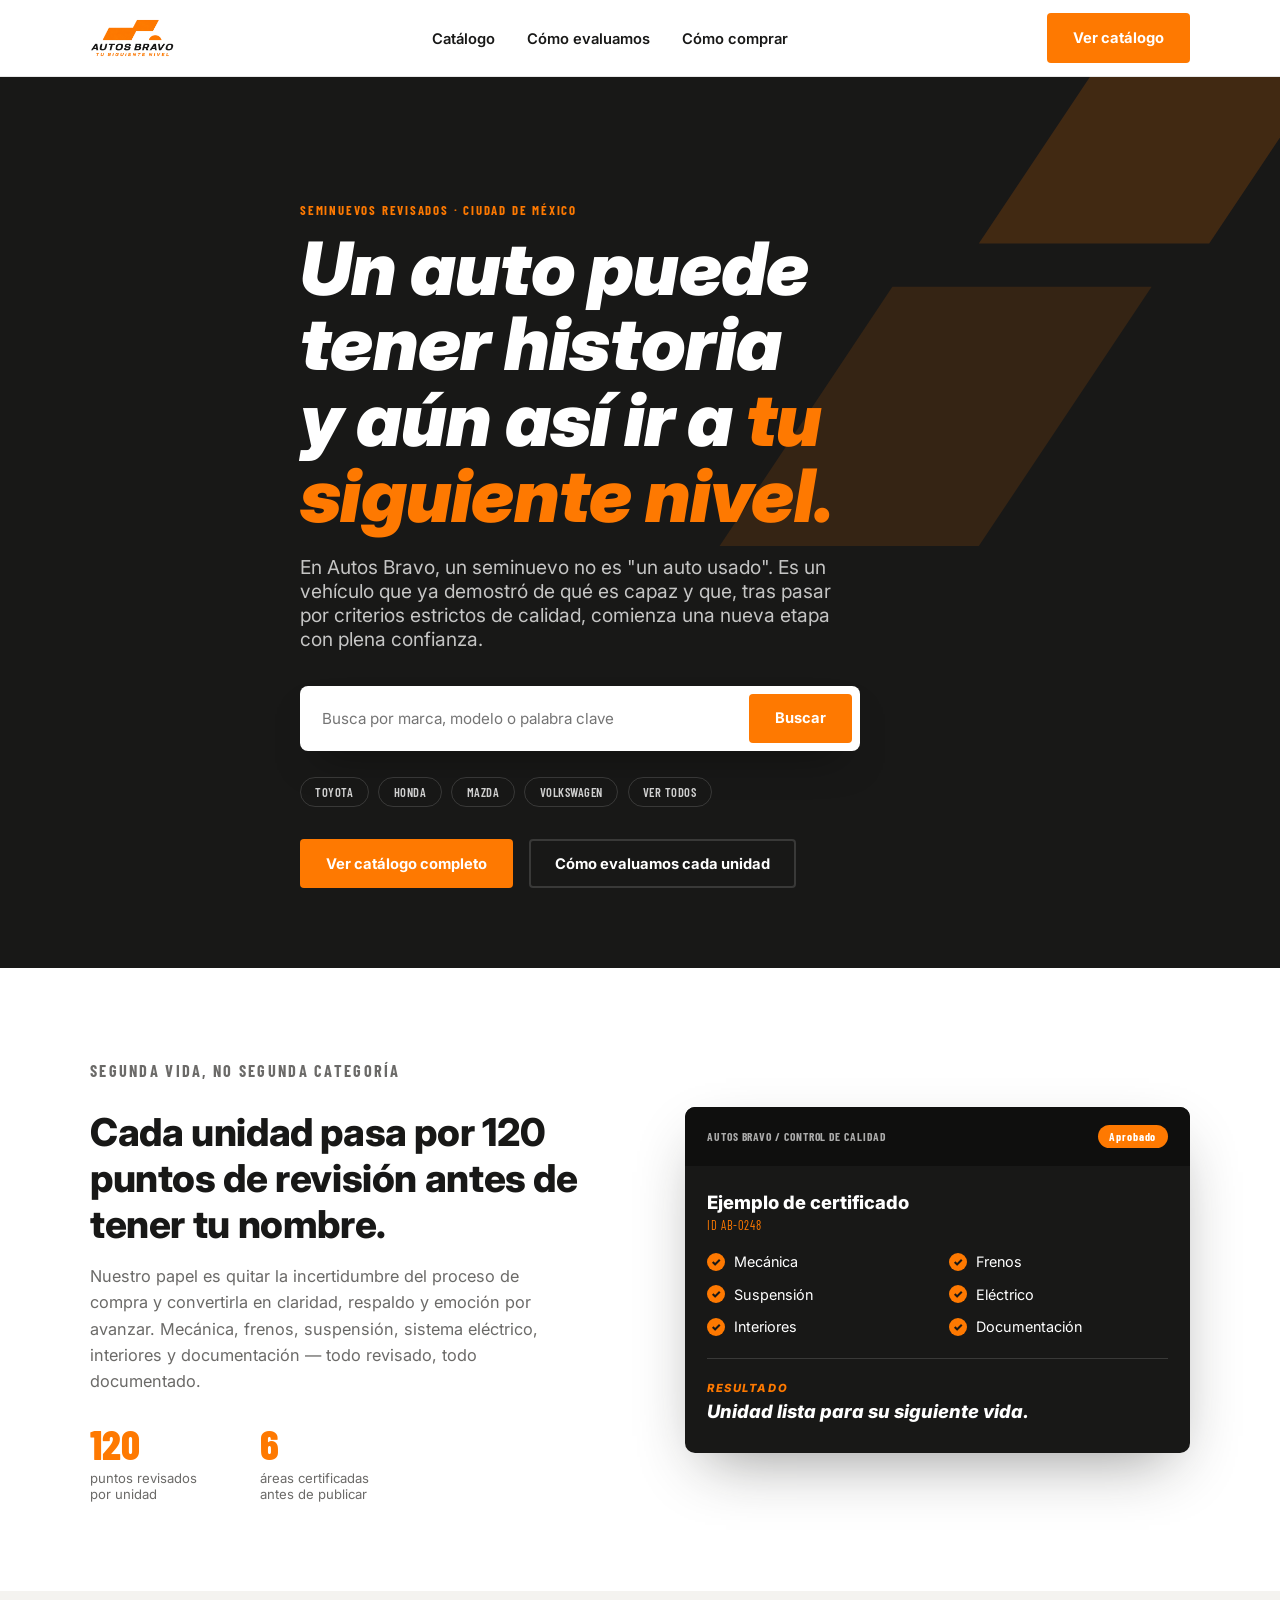
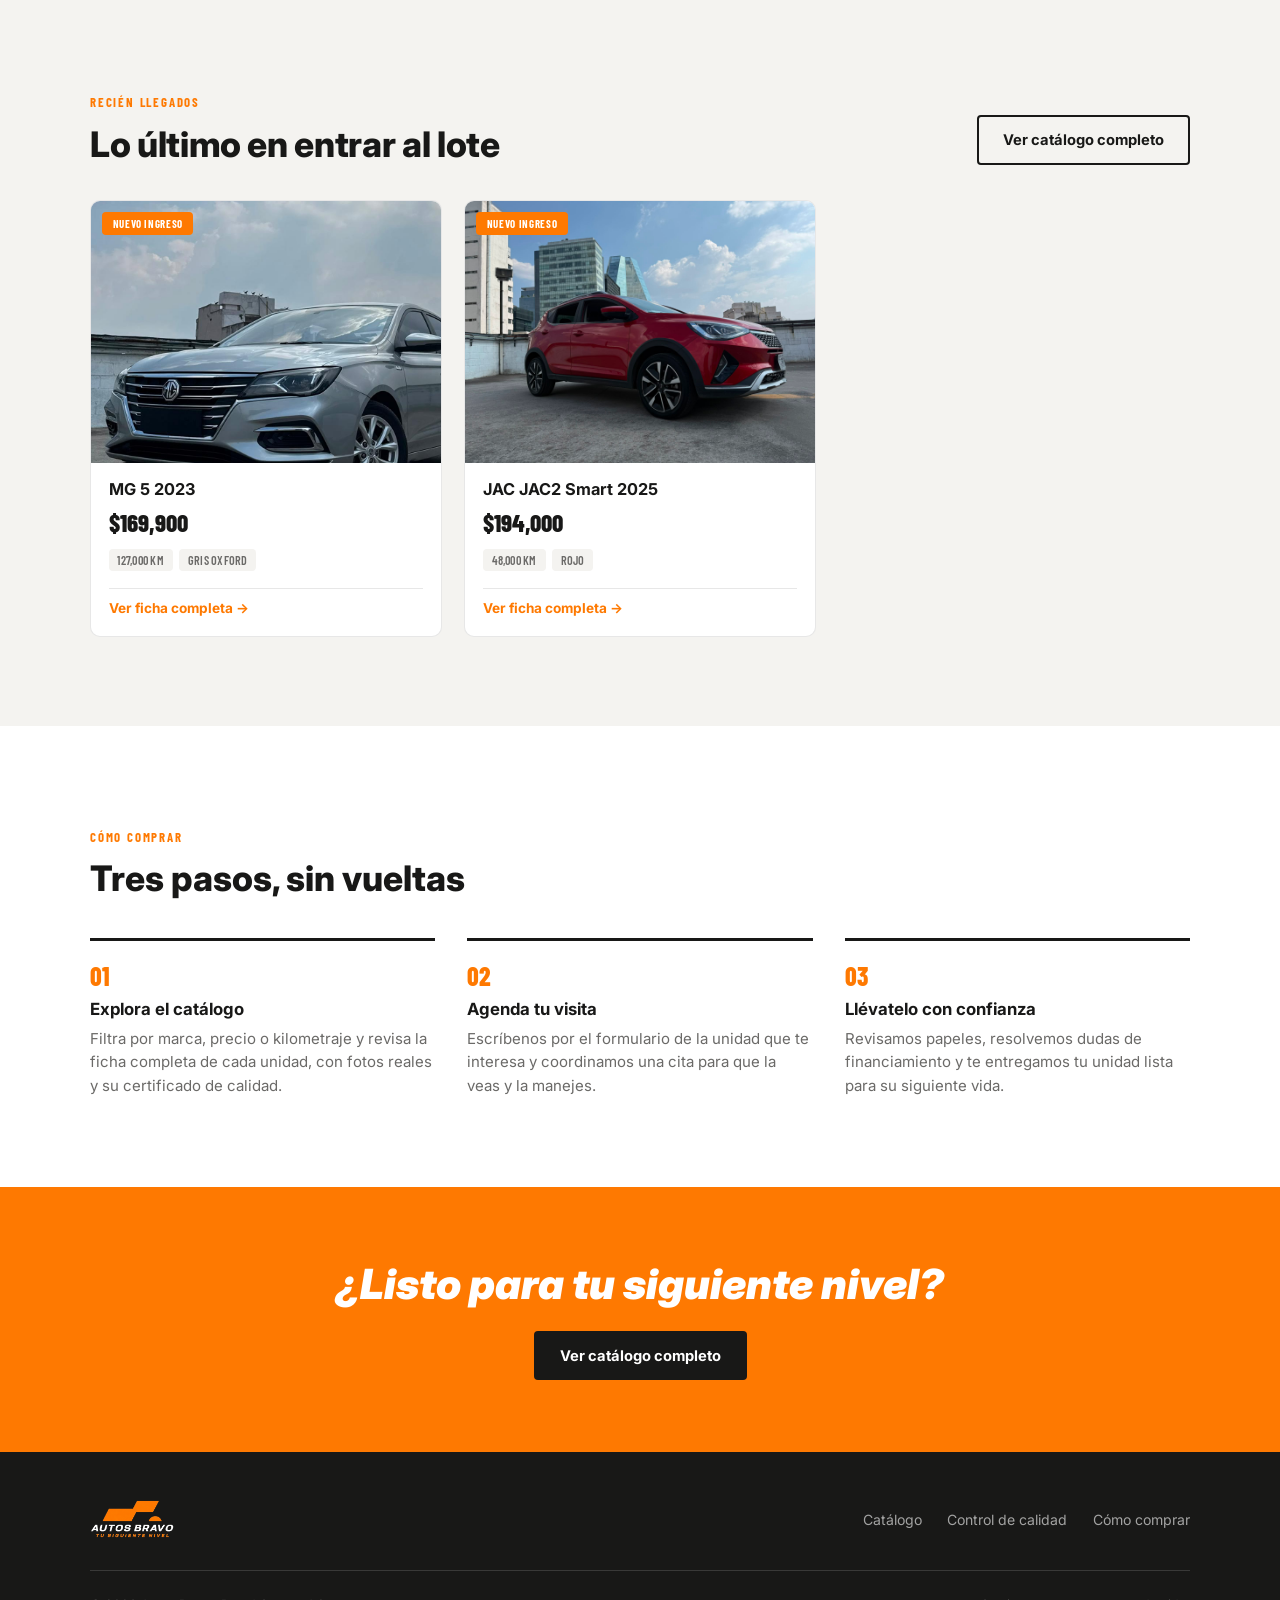
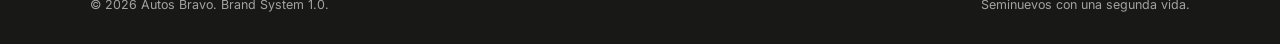
<file: index.html>
<!DOCTYPE html>
<html lang="es">
<head>
<meta charset="UTF-8" />
<meta name="viewport" content="width=device-width, initial-scale=1.0" />
<title>Autos Bravo — Tu siguiente nivel</title>
<meta name="description" content="Seminuevos con una segunda vida. Cada unidad pasa por 120 puntos de revisión antes de llegar a ti." />
<link rel="preconnect" href="https://fonts.googleapis.com">
<link rel="preconnect" href="https://fonts.gstatic.com" crossorigin>
<link href="https://fonts.googleapis.com/css2?family=Barlow+Condensed:ital,wght@0,600;0,700;0,800;1,700&family=Inter:ital,wght@0,400;0,500;0,600;0,700;0,800;1,700;1,800;1,900&display=swap" rel="stylesheet">
<link rel="stylesheet" href="estilos.css">
</head>
<body>

<header class="site-header">
  <div class="wrap">
    <a href="index.html" class="logo" aria-label="Autos Bravo — inicio">
      <img src="logo.png" alt="Autos Bravo — Tu siguiente nivel" class="logo-img">
    </a>
    <ul class="nav-links">
      <li><a href="catalogo.html">Catálogo</a></li>
      <li><a href="#certificado">Cómo evaluamos</a></li>
      <li><a href="#proceso">Cómo comprar</a></li>
    </ul>
    <a href="catalogo.html" class="btn btn--primary">Ver catálogo</a>
  </div>
</header>

<section class="hero">
  <svg class="hero-shape" viewBox="0 0 500 400" fill="none" xmlns="http://www.w3.org/2000/svg" aria-hidden="true">
    <path d="M40 400L160 220H340L220 400H40Z" fill="#FE7901" fill-opacity="0.14"/>
    <path d="M220 190L340 10H500L380 190H220Z" fill="#FE7901" fill-opacity="0.2"/>
  </svg>
  <div class="wrap hero-content">
    <p class="eyebrow eyebrow--onDark">Seminuevos revisados · Ciudad de México</p>
    <h1>Un auto puede tener historia<br>y aún así ir a <span class="accent">tu siguiente nivel.</span></h1>
    <p class="lede">En Autos Bravo, un seminuevo no es "un auto usado". Es un vehículo que ya demostró de qué es capaz y que, tras pasar por criterios estrictos de calidad, comienza una nueva etapa con plena confianza.</p>

    <form class="hero-buscador" action="catalogo.html" method="get">
      <input type="text" name="q" placeholder="Busca por marca, modelo o palabra clave" />
      <button type="submit" class="btn btn--primary">Buscar</button>
    </form>
    <div class="hero-chips">
      <a href="catalogo.html?marca=Toyota">Toyota</a>
      <a href="catalogo.html?marca=Honda">Honda</a>
      <a href="catalogo.html?marca=Mazda">Mazda</a>
      <a href="catalogo.html?marca=Volkswagen">Volkswagen</a>
      <a href="catalogo.html">Ver todos</a>
    </div>

    <div class="hero-actions">
      <a href="catalogo.html" class="btn btn--primary">Ver catálogo completo</a>
      <a href="#certificado" class="btn btn--outline-light">Cómo evaluamos cada unidad</a>
    </div>
  </div>
</section>

<section class="certificado-section" id="certificado">
  <div class="wrap certificado-grid">
    <div class="certificado-copy">
      <p class="eyebrow">Segunda vida, no segunda categoría</p>
      <h2>Cada unidad pasa por 120 puntos de revisión antes de tener tu nombre.</h2>
      <p>Nuestro papel es quitar la incertidumbre del proceso de compra y convertirla en claridad, respaldo y emoción por avanzar. Mecánica, frenos, suspensión, sistema eléctrico, interiores y documentación — todo revisado, todo documentado.</p>
      <div class="stat-row">
        <div>
          <div class="stat-num">120</div>
          <div class="stat-label">puntos revisados por unidad</div>
        </div>
        <div>
          <div class="stat-num">6</div>
          <div class="stat-label">áreas certificadas antes de publicar</div>
        </div>
      </div>
    </div>

    <div class="certificado-card">
      <div class="certificado-head">
        <span>Autos Bravo / Control de calidad</span>
        <span class="badge-aprobado">Aprobado</span>
      </div>
      <div class="certificado-body">
        <h3>Ejemplo de certificado</h3>
        <p class="certificado-id">ID AB-0248</p>
        <ul class="checklist" id="checklist">
          <li style="animation-delay:.05s"><span class="ok">✓</span> Mecánica</li>
          <li style="animation-delay:.15s"><span class="ok">✓</span> Frenos</li>
          <li style="animation-delay:.25s"><span class="ok">✓</span> Suspensión</li>
          <li style="animation-delay:.35s"><span class="ok">✓</span> Eléctrico</li>
          <li style="animation-delay:.45s"><span class="ok">✓</span> Interiores</li>
          <li style="animation-delay:.55s"><span class="ok">✓</span> Documentación</li>
        </ul>
        <div class="certificado-result">
          <p class="eyebrow" style="font-size:.7rem;">Resultado</p>
          <p>Unidad lista para su siguiente vida.</p>
        </div>
      </div>
    </div>
  </div>
</section>

<section class="destacados">
  <div class="wrap">
    <div class="section-head">
      <div>
        <p class="eyebrow">Recién llegados</p>
        <h2>Lo último en entrar al lote</h2>
      </div>
      <a href="catalogo.html" class="btn btn--outline">Ver catálogo completo</a>
    </div>
    <div class="grid-autos" id="grid-destacados">
      <!-- Se llena automáticamente desde data/autos.json -->
    </div>
  </div>
</section>

<section class="proceso" id="proceso">
  <div class="wrap">
    <p class="eyebrow">Cómo comprar</p>
    <h2 style="font-family:var(--f-body);font-weight:800;font-size:clamp(1.6rem,3vw,2.2rem);margin:.4rem 0 0;">Tres pasos, sin vueltas</h2>
    <div class="proceso-grid">
      <div class="paso">
        <div class="num">01</div>
        <h3>Explora el catálogo</h3>
        <p>Filtra por marca, precio o kilometraje y revisa la ficha completa de cada unidad, con fotos reales y su certificado de calidad.</p>
      </div>
      <div class="paso">
        <div class="num">02</div>
        <h3>Agenda tu visita</h3>
        <p>Escríbenos por el formulario de la unidad que te interesa y coordinamos una cita para que la veas y la manejes.</p>
      </div>
      <div class="paso">
        <div class="num">03</div>
        <h3>Llévatelo con confianza</h3>
        <p>Revisamos papeles, resolvemos dudas de financiamiento y te entregamos tu unidad lista para su siguiente vida.</p>
      </div>
    </div>
  </div>
</section>

<section class="cta-final">
  <div class="wrap">
    <h2>¿Listo para tu siguiente nivel?</h2>
    <a href="catalogo.html" class="btn btn--dark">Ver catálogo completo</a>
  </div>
</section>

<footer class="site-footer">
  <div class="wrap">
    <div class="footer-top">
      <a href="index.html" class="logo logo--onDark">
        <img src="logo-light.png" alt="Autos Bravo — Tu siguiente nivel" class="logo-img">
      </a>
      <ul class="footer-nav">
        <li><a href="catalogo.html">Catálogo</a></li>
        <li><a href="#certificado">Control de calidad</a></li>
        <li><a href="#proceso">Cómo comprar</a></li>
      </ul>
    </div>
    <div class="footer-bottom">
      <span>© 2026 Autos Bravo. Brand System 1.0.</span>
      <span>Seminuevos con una segunda vida.</span>
    </div>
  </div>
</footer>

<script>
  const fmtMXN = (n) => "$" + Number(n).toLocaleString("es-MX");

  function tarjetaAuto(a) {
    const fotos = (a.fotos && a.fotos.length) ? a.fotos : (a.foto ? [a.foto] : []);
    const foto = fotos.length
      ? `<img src="${fotos[0]}" alt="${a.marca} ${a.modelo}" loading="lazy" />`
      : `<div class="sin-foto">Sin foto</div>`;
    return `
      <a href="auto.html?id=${a.id}" class="auto-card">
        <div class="foto-wrap">
          ${foto}
          <span class="badge-nuevo badge-nuevo--orange">Nuevo ingreso</span>
        </div>
        <div class="info">
          <div class="marca-modelo">${a.marca} ${a.modelo} ${a.anio || ""}</div>
          <div class="precio">${fmtMXN(a.precio)}</div>
          <div class="chips">
            <span class="chip">${a.kilometraje ? a.kilometraje.toLocaleString("es-MX") + " km" : "S/D"}</span>
            <span class="chip">${a.color || "S/D"}</span>
          </div>
          <span class="ver-btn">Ver ficha completa →</span>
        </div>
      </a>`;
  }

  fetch("data/autos.json?_=" + Date.now())
    .then((r) => r.json())
    .then((autos) => {
      const disponibles = autos.filter((a) => a.disponible !== false);
      const grid = document.getElementById("grid-destacados");
      if (disponibles.length === 0) {
        grid.innerHTML = `
          <div class="empty-state">
            <strong>Aún no hay unidades publicadas.</strong>
            Estamos preparando el próximo lote. Vuelve pronto o revisa el catálogo completo.
          </div>`;
        return;
      }
      grid.innerHTML = disponibles.slice(0, 3).map(tarjetaAuto).join("");
    })
    .catch(() => {
      document.getElementById("grid-destacados").innerHTML =
        `<div class="empty-state"><strong>No pudimos cargar el catálogo.</strong> Intenta recargar la página.</div>`;
    });
</script>

</body>
</html>
</file>
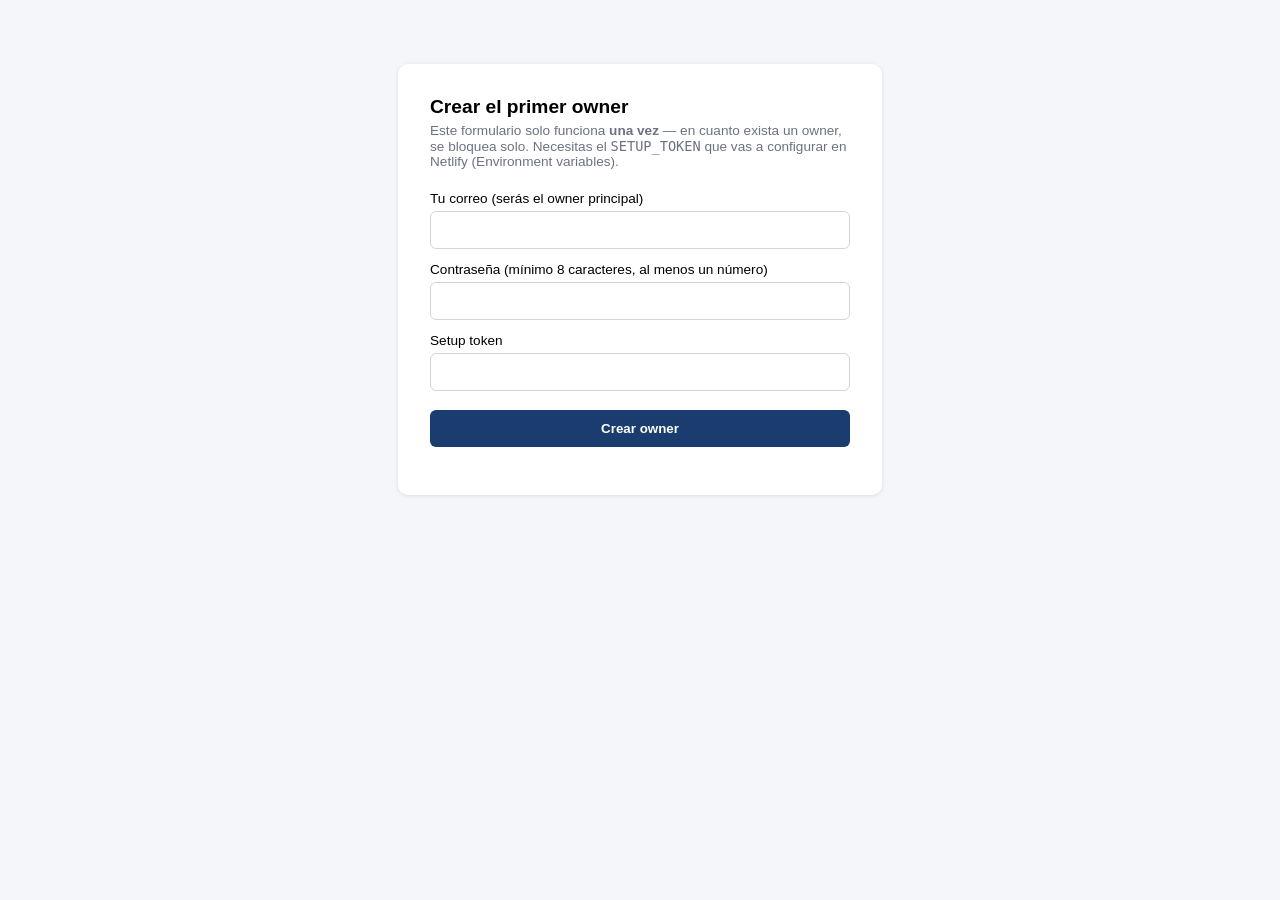
<file: admin-setup.html>
<!DOCTYPE html>
<html lang="es">
<head>
<meta charset="UTF-8" />
<meta name="viewport" content="width=device-width, initial-scale=1.0" />
<title>Setup inicial — Autos Bravo</title>
<style>
  body { font-family: -apple-system, "Segoe UI", Roboto, sans-serif; background: #f4f6f9; margin: 0; }
  .wrap { max-width: 420px; margin: 4rem auto; background: white; padding: 2rem; border-radius: 10px; box-shadow: 0 1px 4px rgba(0,0,0,0.1); }
  h1 { font-size: 1.2rem; margin: 0 0 .3rem; }
  p.aviso { color: #6b7280; font-size: .85rem; margin: 0 0 1.4rem; }
  label { display: block; font-size: .85rem; margin: .8rem 0 .3rem; }
  input { width: 100%; padding: .6rem .7rem; border: 1px solid #d1d5db; border-radius: 6px; font-size: .95rem; box-sizing: border-box; }
  button { width: 100%; margin-top: 1.2rem; padding: .7rem; background: #1a3c6e; color: white; border: none; border-radius: 6px; font-weight: 600; cursor: pointer; }
  button:disabled { opacity: .6; cursor: default; }
  #msg { margin-top: 1rem; font-size: .88rem; }
  .ok { color: #15803d; }
  .error { color: #b91c1c; }
</style>
</head>
<body>
<div class="wrap">
  <h1>Crear el primer owner</h1>
  <p class="aviso">
    Este formulario solo funciona <strong>una vez</strong> — en cuanto exista un owner, se bloquea solo.
    Necesitas el <code>SETUP_TOKEN</code> que vas a configurar en Netlify (Environment variables).
  </p>

  <form id="form-setup">
    <label>Tu correo (serás el owner principal)</label>
    <input type="email" id="email" required />

    <label>Contraseña (mínimo 8 caracteres, al menos un número)</label>
    <input type="password" id="password" required minlength="8" />

    <label>Setup token</label>
    <input type="password" id="setupToken" required />

    <button type="submit" id="btn">Crear owner</button>
  </form>

  <p id="msg"></p>
</div>

<script>
  const form = document.getElementById("form-setup");
  const msg = document.getElementById("msg");
  const btn = document.getElementById("btn");

  form.addEventListener("submit", async (e) => {
    e.preventDefault();
    btn.disabled = true;
    msg.textContent = "Creando...";
    msg.className = "";

    try {
      const res = await fetch("/api/admin-setup", {
        method: "POST",
        headers: { "Content-Type": "application/json" },
        body: JSON.stringify({
          email: document.getElementById("email").value,
          password: document.getElementById("password").value,
          setupToken: document.getElementById("setupToken").value,
        }),
      });
      const data = await res.json();
      if (!res.ok) throw new Error(data.error || "Error desconocido");

      msg.textContent = "✅ " + data.message;
      msg.className = "ok";
      form.reset();
      setTimeout(() => (window.location.href = "admin.html"), 2000);
    } catch (err) {
      msg.textContent = "❌ " + err.message;
      msg.className = "error";
      btn.disabled = false;
    }
  });
</script>
</body>
</html>
</file>
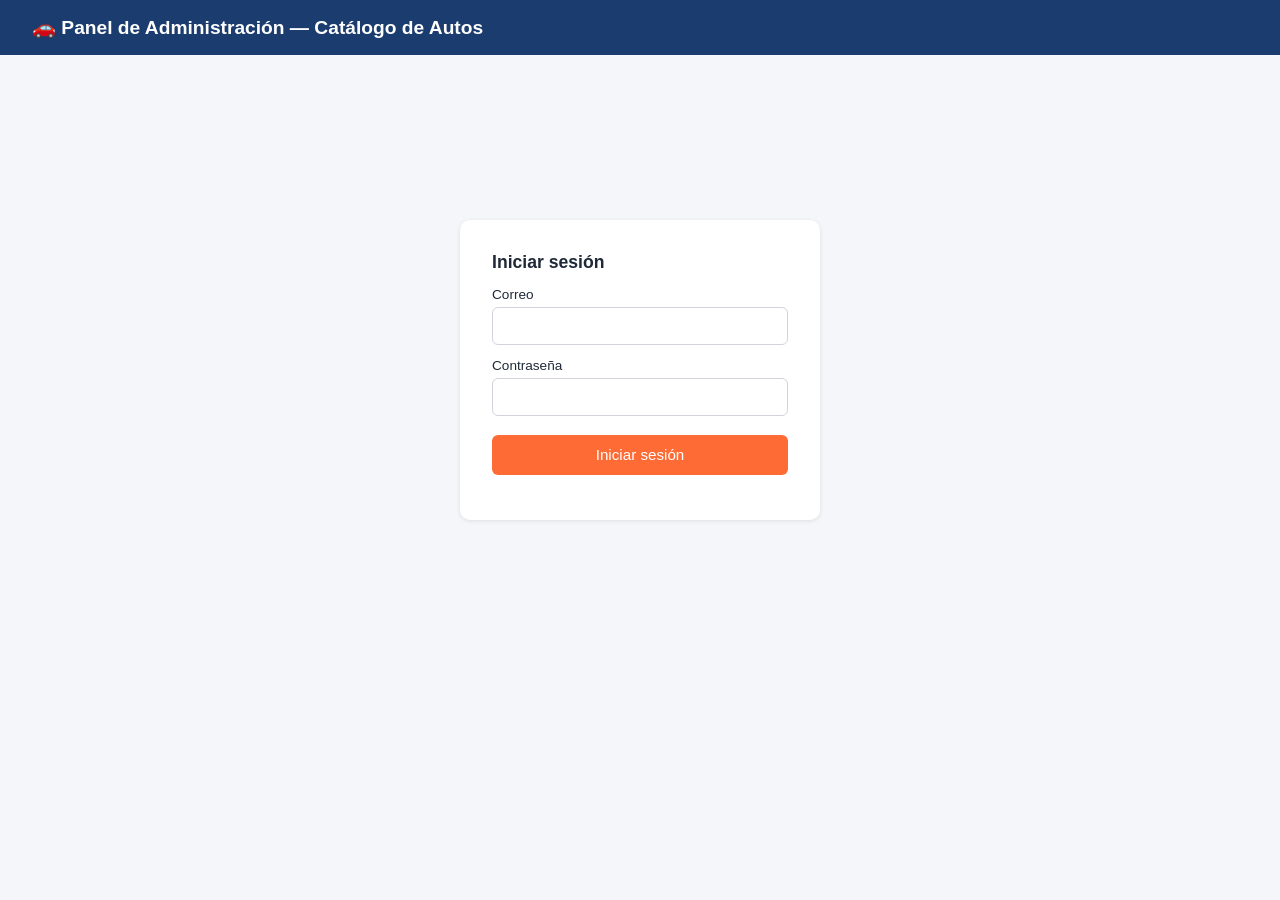
<file: admin.html>
<!DOCTYPE html>
<html lang="es">
<head>
<meta charset="UTF-8" />
<meta name="viewport" content="width=device-width, initial-scale=1.0" />
<title>Panel de Administración — Catálogo de Autos</title>
<style>
  :root {
    --primario: #1a3c6e;
    --acento: #ff6b35;
    --fondo: #f4f6f9;
    --texto: #1f2937;
  }
  * { box-sizing: border-box; }
  body {
    font-family: -apple-system, "Segoe UI", Roboto, sans-serif;
    background: var(--fondo);
    color: var(--texto);
    margin: 0;
  }
  header {
    background: var(--primario);
    color: white;
    padding: 1rem 2rem;
    display: flex;
    justify-content: space-between;
    align-items: center;
  }
  header h1 { font-size: 1.2rem; margin: 0; }
  #sesion-info { font-size: .85rem; opacity: .85; margin-right: 1rem; }
  #login-screen {
    display: flex;
    flex-direction: column;
    align-items: center;
    justify-content: center;
    height: 70vh;
    gap: 1rem;
  }
  #login-screen .caja {
    background: white; padding: 2rem; border-radius: 10px;
    box-shadow: 0 1px 4px rgba(0,0,0,0.1); width: 100%; max-width: 360px;
  }
  #login-screen label { display: block; font-size: .85rem; margin: .8rem 0 .3rem; }
  #login-screen input {
    width: 100%; padding: .6rem .7rem; border: 1px solid #d1d5db;
    border-radius: 6px; font-size: .95rem;
  }
  button {
    background: var(--acento);
    color: white;
    border: none;
    padding: 0.7rem 1.4rem;
    border-radius: 6px;
    cursor: pointer;
    font-size: 0.95rem;
  }
  button.secundario {
    background: transparent;
    color: var(--primario);
    border: 1px solid var(--primario);
  }
  main { padding: 2rem; max-width: 1000px; margin: 0 auto; }
  .panel {
    background: white;
    border-radius: 10px;
    padding: 1.5rem;
    box-shadow: 0 1px 4px rgba(0,0,0,0.08);
    margin-bottom: 2rem;
  }
  .grid-form {
    display: grid;
    grid-template-columns: repeat(2, 1fr);
    gap: 1rem;
  }
  .grid-form label { display: flex; flex-direction: column; font-size: 0.85rem; gap: 0.3rem; }
  input, textarea, select {
    padding: 0.6rem;
    border: 1px solid #d1d5db;
    border-radius: 6px;
    font-size: 0.95rem;
  }
  .full { grid-column: 1 / -1; }
  table { width: 100%; border-collapse: collapse; margin-top: 1rem; }
  th, td { text-align: left; padding: 0.6rem; border-bottom: 1px solid #e5e7eb; font-size: 0.9rem; }
  .badge {
    font-size: 0.75rem;
    padding: 0.2rem 0.5rem;
    border-radius: 999px;
    background: #dbeafe;
    color: #1e40af;
  }
  .badge.gris { background: #e5e7eb; color: #374151; }
  .acciones button { margin-right: 0.4rem; padding: 0.4rem 0.8rem; font-size: 0.8rem; }
  #status-msg { font-size: 0.9rem; margin-top: 0.5rem; }
  .oculto { display: none !important; }
  .thumb {
    position: relative;
    width: 84px; height: 84px;
    border-radius: 6px;
    overflow: hidden;
    border: 1px solid #d1d5db;
  }
  .thumb img { width: 100%; height: 100%; object-fit: cover; display: block; }
  .thumb button {
    position: absolute; top: 2px; right: 2px;
    background: rgba(0,0,0,0.65); color: white;
    border: none; border-radius: 50%;
    width: 20px; height: 20px; line-height: 1;
    font-size: 12px; padding: 0; cursor: pointer;
  }
</style>
</head>
<body>

<header>
  <h1>🚗 Panel de Administración — Catálogo de Autos</h1>
  <div id="user-info" class="oculto" style="display:flex;align-items:center;">
    <span id="sesion-info"></span>
    <button class="secundario" onclick="cerrarSesion()">Cerrar sesión</button>
  </div>
</header>

<div id="login-screen">
  <div class="caja">
    <h2 style="margin-top:0;font-size:1.1rem;">Iniciar sesión</h2>
    <form id="form-login">
      <label>Correo</label>
      <input type="email" id="login-email" required />
      <label>Contraseña</label>
      <input type="password" id="login-password" required />
      <button type="submit" style="width:100%;margin-top:1.2rem;">Iniciar sesión</button>
    </form>
    <p id="login-msg" style="color:#b91c1c;font-size:.85rem;margin-bottom:0;"></p>
  </div>
</div>

<main id="admin-content" class="oculto">

  <div class="panel" id="panel-administradores">
    <h2>Administradores</h2>
    <p style="color:#6b7280;font-size:.88rem;">Da de alta a quien necesites que cargue autos — se crea con correo y contraseña directo aquí, sin depender de ningún correo de invitación.</p>

    <form id="form-nuevo-admin" class="grid-form" style="margin-bottom:1.2rem;">
      <label>Correo
        <input type="email" id="na-email" required />
      </label>
      <label>Contraseña (mín. 8 caracteres, con un número)
        <input type="password" id="na-password" minlength="8" required />
      </label>
      <label>Rol
        <select id="na-role">
          <option value="operador">Operador (solo carga autos)</option>
          <option value="owner">Owner (también gestiona administradores)</option>
        </select>
      </label>
      <div class="full">
        <button type="submit">Crear administrador</button>
      </div>
    </form>
    <p id="admin-status-msg" style="font-size:.88rem;"></p>

    <table>
      <thead><tr><th>Correo</th><th>Rol</th><th>Estado</th><th>Acciones</th></tr></thead>
      <tbody id="tabla-admins"></tbody>
    </table>
  </div>

  <div class="panel">
    <h2 id="form-titulo">Agregar nuevo auto</h2>
    <form id="form-auto" class="grid-form">
      <input type="hidden" id="auto-id" />
      <label>Marca
        <input type="text" id="marca" required />
      </label>
      <label>Modelo
        <input type="text" id="modelo" required />
      </label>
      <label>Año
        <input type="number" id="anio" required />
      </label>
      <label>Precio (MXN)
        <input type="number" id="precio" required />
      </label>
      <label>Kilometraje
        <input type="number" id="kilometraje" />
      </label>
      <label>Color
        <input type="text" id="color" />
      </label>
      <label>Versión / edición
        <input type="text" id="version" placeholder="Ej. GLX, Sport, Advance..." />
      </label>
      <label>Combustible
        <select id="combustible">
          <option value="Gasolina">Gasolina</option>
          <option value="Diésel">Diésel</option>
          <option value="Híbrido">Híbrido</option>
          <option value="Eléctrico">Eléctrico</option>
        </select>
      </label>
      <label>Puertas
        <select id="puertas">
          <option value="2">2</option>
          <option value="3">3</option>
          <option value="4" selected>4</option>
          <option value="5">5</option>
        </select>
      </label>
      <label class="full">Descripción
        <textarea id="descripcion" rows="3"></textarea>
      </label>
      <label class="full">Fotos (JPG/PNG) — puedes seleccionar varias a la vez
        <input type="file" id="foto" accept="image/*" multiple />
      </label>
      <div class="full" id="fotos-existentes-wrap" style="display:none;">
        <p style="font-size:.85rem;color:#6B6A68;margin:.4rem 0 .3rem;">Fotos ya guardadas (clic en ✕ para quitar una):</p>
        <div id="fotos-existentes" style="display:flex;flex-wrap:wrap;gap:.6rem;"></div>
      </div>
      <div class="full" id="fotos-nuevas-wrap" style="display:none;">
        <p style="font-size:.85rem;color:#6B6A68;margin:.4rem 0 .3rem;">Fotos nuevas a subir:</p>
        <div id="fotos-nuevas-preview" style="display:flex;flex-wrap:wrap;gap:.6rem;"></div>
      </div>
      <div class="full">
        <button type="submit">Guardar auto</button>
        <button type="button" class="secundario" onclick="resetForm()">Cancelar edición</button>
      </div>
    </form>
    <p id="status-msg"></p>
  </div>

  <div class="panel">
    <h2>Catálogo actual</h2>
    <button class="secundario" onclick="cargarAutos()">🔄 Refrescar lista</button>
    <table>
      <thead>
        <tr><th>Auto</th><th>Precio</th><th>Km</th><th>MercadoLibre</th><th>Acciones</th></tr>
      </thead>
      <tbody id="tabla-autos"></tbody>
    </table>
  </div>

</main>

<script>
  // ==========================================================================
  // Sesión: guardamos el token propio (no Netlify Identity) en localStorage
  // ==========================================================================
  let sesionInfo = null;

  function cargarSesionGuardada() {
    const token = localStorage.getItem("ab_token");
    const info = localStorage.getItem("ab_info");
    if (token && info) {
      sesionInfo = JSON.parse(info);
      mostrarSegunSesion(true);
    } else {
      mostrarSegunSesion(false);
    }
  }

  function mostrarSegunSesion(logueado) {
    document.getElementById("login-screen").classList.toggle("oculto", logueado);
    document.getElementById("admin-content").classList.toggle("oculto", !logueado);
    document.getElementById("user-info").classList.toggle("oculto", !logueado);
    document.getElementById("panel-administradores").classList.toggle("oculto", !logueado || (sesionInfo && sesionInfo.role !== "owner"));
    if (logueado) {
      document.getElementById("sesion-info").textContent = `${sesionInfo.email} (${sesionInfo.role})`;
      cargarAutos();
      if (sesionInfo.role === "owner") cargarAdmins();
    }
  }

  function tokenActual() {
    return localStorage.getItem("ab_token");
  }

  function cerrarSesion() {
    localStorage.removeItem("ab_token");
    localStorage.removeItem("ab_info");
    sesionInfo = null;
    mostrarSegunSesion(false);
  }

  document.getElementById("form-login").addEventListener("submit", async (e) => {
    e.preventDefault();
    const msg = document.getElementById("login-msg");
    msg.textContent = "";
    try {
      const res = await fetch("/api/admin-login", {
        method: "POST",
        headers: { "Content-Type": "application/json" },
        body: JSON.stringify({
          email: document.getElementById("login-email").value,
          password: document.getElementById("login-password").value,
        }),
      });
      const data = await res.json();
      if (!res.ok) throw new Error(data.error || "Error desconocido");

      localStorage.setItem("ab_token", data.token);
      localStorage.setItem("ab_info", JSON.stringify(data.info));
      sesionInfo = data.info;
      mostrarSegunSesion(true);
    } catch (err) {
      msg.textContent = "❌ " + err.message;
    }
  });

  cargarSesionGuardada();

  // ==========================================================================
  // Módulo Administradores (solo owner)
  // ==========================================================================
  async function cargarAdmins() {
    const res = await fetch("/api/admin-listar", {
      method: "POST",
      headers: { Authorization: `Bearer ${tokenActual()}` },
    });
    if (!res.ok) return;
    const data = await res.json();
    const tbody = document.getElementById("tabla-admins");
    tbody.innerHTML = data.admins
      .map(
        (a) => `
        <tr>
          <td>${a.email}</td>
          <td><span class="badge">${a.role}</span></td>
          <td><span class="badge ${a.activo === false ? "gris" : ""}">${a.activo === false ? "Deshabilitado" : "Activo"}</span></td>
          <td class="acciones">
            <button onclick="resetearPasswordAdmin('${a.id}')">Resetear contraseña</button>
            <button onclick="cambiarEstadoAdmin('${a.id}', ${a.activo === false})">${a.activo === false ? "Habilitar" : "Deshabilitar"}</button>
          </td>
        </tr>`
      )
      .join("");
  }

  document.getElementById("form-nuevo-admin").addEventListener("submit", async (e) => {
    e.preventDefault();
    const msg = document.getElementById("admin-status-msg");
    msg.textContent = "Creando...";
    try {
      const res = await fetch("/api/admin-crear", {
        method: "POST",
        headers: { "Content-Type": "application/json", Authorization: `Bearer ${tokenActual()}` },
        body: JSON.stringify({
          email: document.getElementById("na-email").value,
          password: document.getElementById("na-password").value,
          role: document.getElementById("na-role").value,
        }),
      });
      const data = await res.json();
      if (!res.ok) throw new Error(data.error || "Error desconocido");
      msg.textContent = "✅ Administrador creado.";
      document.getElementById("form-nuevo-admin").reset();
      cargarAdmins();
    } catch (err) {
      msg.textContent = "❌ " + err.message;
    }
  });

  async function resetearPasswordAdmin(id) {
    const nueva = prompt("Nueva contraseña (mínimo 8 caracteres, con un número):");
    if (!nueva) return;
    const res = await fetch("/api/admin-resetear", {
      method: "POST",
      headers: { "Content-Type": "application/json", Authorization: `Bearer ${tokenActual()}` },
      body: JSON.stringify({ id, password: nueva }),
    });
    const data = await res.json();
    if (!res.ok) return alert("Error: " + data.error);
    alert("Contraseña actualizada.");
  }

  async function cambiarEstadoAdmin(id, activo) {
    const res = await fetch("/api/admin-estado", {
      method: "POST",
      headers: { "Content-Type": "application/json", Authorization: `Bearer ${tokenActual()}` },
      body: JSON.stringify({ id, activo }),
    });
    const data = await res.json();
    if (!res.ok) return alert("Error: " + data.error);
    cargarAdmins();
  }

  // ==========================================================================
  // Catálogo de autos (igual que antes, con multi-fotos)
  // ==========================================================================
  let autosCache = [];
  let fotosExistentesActuales = [];
  let fotosNuevasSeleccionadas = [];

  async function cargarAutos() {
    const res = await fetch("/data/autos.json?_=" + Date.now());
    autosCache = await res.json();
    pintarTabla();
  }

  function pintarTabla() {
    const tbody = document.getElementById("tabla-autos");
    tbody.innerHTML = "";
    autosCache.forEach((a) => {
      const numFotos = (a.fotos && a.fotos.length) || (a.foto ? 1 : 0);
      const tr = document.createElement("tr");
      tr.innerHTML = `
        <td>${a.marca} ${a.modelo} ${a.anio} ${numFotos ? `<span class="badge">${numFotos} foto${numFotos === 1 ? "" : "s"}</span>` : ""}</td>
        <td>$${Number(a.precio).toLocaleString("es-MX")}</td>
        <td>${a.kilometraje || "-"}</td>
        <td>${a.ml_item_id ? `<span class="badge">Publicado (${a.ml_item_id})</span>` : "—"}</td>
        <td class="acciones">
          <button onclick="editarAuto('${a.id}')">Editar</button>
          <button onclick="eliminarAuto('${a.id}')">Eliminar</button>
          <button onclick="publicarEnML('${a.id}')">Publicar en ML</button>
        </td>
      `;
      tbody.appendChild(tr);
    });
  }

  function pintarFotosExistentes() {
    const wrap = document.getElementById("fotos-existentes-wrap");
    const cont = document.getElementById("fotos-existentes");
    if (fotosExistentesActuales.length === 0) {
      wrap.style.display = "none";
      cont.innerHTML = "";
      return;
    }
    wrap.style.display = "block";
    cont.innerHTML = fotosExistentesActuales
      .map(
        (ruta, i) => `
        <div class="thumb">
          <img src="${ruta}" alt="Foto ${i + 1}" />
          <button type="button" onclick="quitarFotoExistente(${i})" title="Quitar esta foto">✕</button>
        </div>`
      )
      .join("");
  }

  function quitarFotoExistente(i) {
    fotosExistentesActuales.splice(i, 1);
    pintarFotosExistentes();
  }

  function pintarFotosNuevasPreview() {
    const wrap = document.getElementById("fotos-nuevas-wrap");
    const cont = document.getElementById("fotos-nuevas-preview");
    if (fotosNuevasSeleccionadas.length === 0) {
      wrap.style.display = "none";
      cont.innerHTML = "";
      return;
    }
    wrap.style.display = "block";
    cont.innerHTML = "";
    fotosNuevasSeleccionadas.forEach((file, i) => {
      const url = URL.createObjectURL(file);
      const div = document.createElement("div");
      div.className = "thumb";
      div.innerHTML = `<img src="${url}" alt="Nueva foto ${i + 1}" /><button type="button" title="Quitar">✕</button>`;
      div.querySelector("button").addEventListener("click", () => {
        fotosNuevasSeleccionadas.splice(i, 1);
        pintarFotosNuevasPreview();
      });
      cont.appendChild(div);
    });
  }

  document.getElementById("foto").addEventListener("change", (e) => {
    fotosNuevasSeleccionadas = fotosNuevasSeleccionadas.concat(Array.from(e.target.files));
    e.target.value = "";
    pintarFotosNuevasPreview();
  });

  function editarAuto(id) {
    const a = autosCache.find((x) => x.id === id);
    if (!a) return;
    document.getElementById("form-titulo").textContent = `Editando: ${a.marca} ${a.modelo}`;
    document.getElementById("auto-id").value = a.id;
    document.getElementById("marca").value = a.marca;
    document.getElementById("modelo").value = a.modelo;
    document.getElementById("anio").value = a.anio;
    document.getElementById("precio").value = a.precio;
    document.getElementById("kilometraje").value = a.kilometraje || "";
    document.getElementById("color").value = a.color || "";
    document.getElementById("version").value = a.version || "";
    document.getElementById("combustible").value = a.combustible || "Gasolina";
    document.getElementById("puertas").value = a.puertas || "4";
    document.getElementById("descripcion").value = a.descripcion || "";

    fotosExistentesActuales = a.fotos && a.fotos.length ? [...a.fotos] : (a.foto ? [a.foto] : []);
    fotosNuevasSeleccionadas = [];
    pintarFotosExistentes();
    pintarFotosNuevasPreview();

    window.scrollTo({ top: 0, behavior: "smooth" });
  }

  function resetForm() {
    document.getElementById("form-titulo").textContent = "Agregar nuevo auto";
    document.getElementById("form-auto").reset();
    document.getElementById("auto-id").value = "";
    fotosExistentesActuales = [];
    fotosNuevasSeleccionadas = [];
    pintarFotosExistentes();
    pintarFotosNuevasPreview();
  }

  function leerFotoComoBase64(file) {
    return new Promise((resolve, reject) => {
      const reader = new FileReader();
      reader.onload = () => resolve(reader.result.split(",")[1]);
      reader.onerror = reject;
      reader.readAsDataURL(file);
    });
  }

  document.getElementById("form-auto").addEventListener("submit", async (e) => {
    e.preventDefault();
    const statusMsg = document.getElementById("status-msg");
    statusMsg.textContent = "Guardando...";

    const fotosNuevasBase64 = [];
    for (const file of fotosNuevasSeleccionadas) {
      const data = await leerFotoComoBase64(file);
      fotosNuevasBase64.push({ data, filename: file.name });
    }

    const auto = {
      id: document.getElementById("auto-id").value || undefined,
      marca: document.getElementById("marca").value,
      modelo: document.getElementById("modelo").value,
      anio: Number(document.getElementById("anio").value),
      precio: Number(document.getElementById("precio").value),
      kilometraje: Number(document.getElementById("kilometraje").value) || 0,
      color: document.getElementById("color").value,
      version: document.getElementById("version").value,
      combustible: document.getElementById("combustible").value,
      puertas: document.getElementById("puertas").value,
      descripcion: document.getElementById("descripcion").value,
      fotos: fotosExistentesActuales,
    };

    try {
      const res = await fetch("/api/save-auto", {
        method: "POST",
        headers: {
          "Content-Type": "application/json",
          Authorization: `Bearer ${tokenActual()}`,
        },
        body: JSON.stringify({ auto, photosNuevas: fotosNuevasBase64 }),
      });
      const data = await res.json();
      if (!res.ok) throw new Error(data.error || "Error desconocido");

      statusMsg.textContent = "✅ Guardado. El sitio se actualizará en 1-2 minutos.";
      resetForm();
      setTimeout(cargarAutos, 1500);
    } catch (err) {
      statusMsg.textContent = "❌ Error: " + err.message;
    }
  });

  async function eliminarAuto(id) {
    if (!confirm("¿Seguro que quieres eliminar este auto?")) return;
    const res = await fetch("/api/delete-auto", {
      method: "POST",
      headers: {
        "Content-Type": "application/json",
        Authorization: `Bearer ${tokenActual()}`,
      },
      body: JSON.stringify({ id }),
    });
    const data = await res.json();
    if (!res.ok) return alert("Error: " + data.error);
    cargarAutos();
  }

  async function publicarEnML(id) {
    const a = autosCache.find((x) => x.id === id);
    if (!a) return;
    const primeraFoto = (a.fotos && a.fotos[0]) || a.foto;
    if (!primeraFoto) return alert("Este auto no tiene fotos todavía. Agrega al menos una foto antes de publicar.");

    const fotoUrlPublica = `${window.location.origin}/${primeraFoto}`;
    const statusMsg = document.getElementById("status-msg");
    statusMsg.textContent = "Publicando en MercadoLibre...";

    try {
      const res = await fetch("/api/publish-mercadolibre", {
        method: "POST",
        headers: {
          "Content-Type": "application/json",
          Authorization: `Bearer ${tokenActual()}`,
        },
        body: JSON.stringify({ auto: { ...a, foto_url_publica: fotoUrlPublica } }),
      });
      const data = await res.json();
      if (!res.ok) throw new Error(JSON.stringify(data.error));

      await fetch("/api/save-auto", {
        method: "POST",
        headers: {
          "Content-Type": "application/json",
          Authorization: `Bearer ${tokenActual()}`,
        },
        body: JSON.stringify({ auto: { ...a, id, ml_item_id: data.ml_item_id } }),
      });

      statusMsg.textContent = `✅ Publicado en MercadoLibre: ${data.ml_permalink}`;
      setTimeout(cargarAutos, 1500);
    } catch (err) {
      statusMsg.textContent = "❌ Error publicando en ML: " + err.message;
    }
  }
</script>

</body>
</html>
</file>
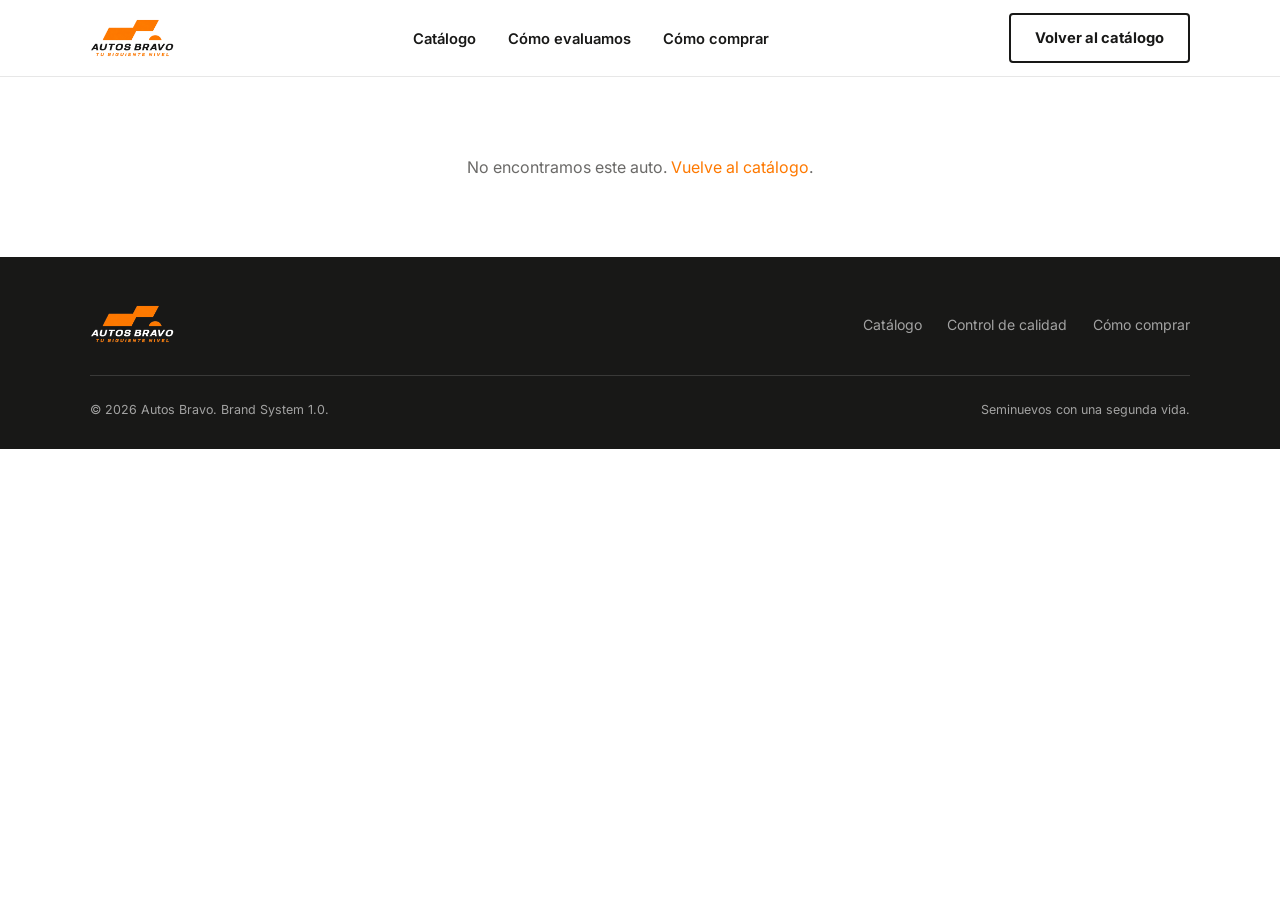
<file: auto.html>
<!DOCTYPE html>
<html lang="es">
<head>
<meta charset="UTF-8" />
<meta name="viewport" content="width=device-width, initial-scale=1.0" />
<title>Ficha del auto — Autos Bravo</title>
<link rel="preconnect" href="https://fonts.googleapis.com">
<link rel="preconnect" href="https://fonts.gstatic.com" crossorigin>
<link href="https://fonts.googleapis.com/css2?family=Barlow+Condensed:ital,wght@0,600;0,700;0,800;1,700&family=Inter:ital,wght@0,400;0,500;0,600;0,700;0,800;1,700;1,800;1,900&display=swap" rel="stylesheet">
<link rel="stylesheet" href="estilos.css">
<style>
  .oculto { display: none; }
  .ficha-wrap {
    display: grid;
    grid-template-columns: 1.3fr 1fr;
    gap: 2.5rem;
    padding: clamp(2rem, 5vw, 3rem) 0 clamp(3rem, 7vw, 5rem);
    align-items: start;
  }
  .volver-link {
    display: inline-flex; align-items: center; gap: 0.4rem;
    font-size: 0.88rem; font-weight: 600; color: var(--road-gray);
    margin-bottom: 1.2rem;
  }
  .volver-link:hover { color: var(--carbon); }
  .galeria-principal-wrap { position: relative; margin-bottom: 0.8rem; }
  .galeria-principal { aspect-ratio: 4/3; background: var(--warm-gray); border-radius: 10px; overflow: hidden; margin-bottom: 0; }
  .galeria-nav-btn {
    position: absolute; top: 50%; transform: translateY(-50%);
    width: 40px; height: 40px; border-radius: 50%;
    background: rgba(24,24,23,0.55); color: white; border: none;
    font-size: 1.3rem; line-height: 1; cursor: pointer;
    display: flex; align-items: center; justify-content: center;
    transition: background .15s ease;
  }
  .galeria-nav-btn:hover { background: rgba(24,24,23,0.85); }
  .galeria-nav-btn.prev { left: 12px; }
  .galeria-nav-btn.next { right: 12px; }
  .galeria-principal img { width: 100%; height: 100%; object-fit: cover; }
  .galeria-principal .sin-foto {
    width: 100%; height: 100%; display: flex; align-items: center; justify-content: center;
    color: var(--road-gray); font-family: var(--f-data); text-transform: uppercase; letter-spacing: 0.1em;
  }
  .galeria-mini { display: flex; gap: 0.6rem; flex-wrap: wrap; }
  .galeria-mini img {
    width: 76px; height: 58px; object-fit: cover; border-radius: 6px; cursor: pointer;
    opacity: 0.6; border: 2px solid transparent; transition: opacity .15s, border-color .15s;
  }
  .galeria-mini img.activa { opacity: 1; border-color: var(--bravo-orange); }
  .ficha-info h1 {
    font-family: var(--f-body); font-weight: 800; font-size: clamp(1.6rem, 3vw, 2.1rem);
    margin: 0 0 0.3rem;
  }
  .ficha-info .precio-grande {
    font-family: var(--f-data); font-weight: 800; color: var(--bravo-orange);
    font-size: clamp(1.8rem, 4vw, 2.4rem); margin: 0 0 1rem;
  }
  .specs-tabla { width: 100%; border-collapse: collapse; margin: 1.2rem 0; }
  .specs-tabla td { padding: 0.6rem 0; border-bottom: 1px solid var(--line); font-size: 0.92rem; }
  .specs-tabla td:first-child { color: var(--road-gray); width: 40%; }
  .specs-tabla td:last-child { font-weight: 600; }
  .ficha-desc { color: var(--carbon); line-height: 1.65; margin: 1rem 0 1.6rem; }
  .contacto-box {
    background: var(--warm-gray); border-radius: 10px; padding: 1.4rem 1.5rem;
    margin-top: 1.2rem;
  }
  .contacto-box h3 { margin: 0 0 0.6rem; font-size: 1.05rem; }
  .contacto-box p { color: var(--road-gray); font-size: 0.9rem; margin: 0 0 1rem; }
  #estado-carga, #estado-error { padding: 4rem 0; text-align: center; color: var(--road-gray); }
  @media (max-width: 900px) {
    .ficha-wrap { grid-template-columns: 1fr; }
  }
</style>
</head>
<body>

<header class="site-header">
  <div class="wrap">
    <a href="index.html" class="logo" aria-label="Autos Bravo — inicio">
      <img src="logo.png" alt="Autos Bravo — Tu siguiente nivel" class="logo-img">
    </a>
    <ul class="nav-links">
      <li><a href="catalogo.html">Catálogo</a></li>
      <li><a href="index.html#certificado">Cómo evaluamos</a></li>
      <li><a href="index.html#proceso">Cómo comprar</a></li>
    </ul>
    <a href="catalogo.html" class="btn btn--outline">Volver al catálogo</a>
  </div>
</header>

<main class="wrap">
  <p id="estado-carga">Cargando ficha del auto...</p>
  <p id="estado-error" class="oculto">No encontramos este auto. <a href="catalogo.html" style="color:var(--bravo-orange);">Vuelve al catálogo</a>.</p>

  <div id="ficha-content" class="oculto">
    <a href="catalogo.html" class="volver-link">← Volver al catálogo</a>

    <div class="ficha-wrap">
      <div>
        <div class="galeria-principal-wrap">
          <div class="galeria-principal" id="galeria-principal"></div>
          <button type="button" class="galeria-nav-btn prev oculto" id="galeria-prev" aria-label="Foto anterior">‹</button>
          <button type="button" class="galeria-nav-btn next oculto" id="galeria-next" aria-label="Foto siguiente">›</button>
        </div>
        <div class="galeria-mini" id="galeria-mini"></div>
      </div>

      <div class="ficha-info">
        <h1 id="f-titulo"></h1>
        <div class="precio-grande" id="f-precio"></div>

        <table class="specs-tabla">
          <tr><td>Año</td><td id="f-anio"></td></tr>
          <tr><td>Kilometraje</td><td id="f-km"></td></tr>
          <tr><td>Color</td><td id="f-color"></td></tr>
        </table>

        <p class="ficha-desc" id="f-desc"></p>

        <div class="contacto-box">
          <h3>¿Te interesa esta unidad?</h3>
          <p>Escríbenos y coordinamos una cita para que la veas y la manejes.</p>
          <a id="f-contacto-btn" href="#" class="btn btn--primary" style="width:100%;">Solicitar información por WhatsApp</a>
        </div>
      </div>
    </div>
  </div>
</main>

<footer class="site-footer">
  <div class="wrap">
    <div class="footer-top">
      <a href="index.html" class="logo logo--onDark">
        <img src="logo-light.png" alt="Autos Bravo — Tu siguiente nivel" class="logo-img">
      </a>
      <ul class="footer-nav">
        <li><a href="catalogo.html">Catálogo</a></li>
        <li><a href="index.html#certificado">Control de calidad</a></li>
        <li><a href="index.html#proceso">Cómo comprar</a></li>
      </ul>
    </div>
    <div class="footer-bottom">
      <span>© 2026 Autos Bravo. Brand System 1.0.</span>
      <span>Seminuevos con una segunda vida.</span>
    </div>
  </div>
</footer>

<script>
  const fmtMXN = (n) => "$" + Number(n).toLocaleString("es-MX");
  let fotosActuales = [];
  let indiceActual = 0;

  function mostrarFoto(i) {
    if (fotosActuales.length === 0) return;
    indiceActual = (i + fotosActuales.length) % fotosActuales.length; // circular
    document.getElementById("galeria-principal").innerHTML =
      `<img src="${fotosActuales[indiceActual]}" alt="Foto del auto" />`;
    document.querySelectorAll(".galeria-mini img").forEach((el, idx) => {
      el.classList.toggle("activa", idx === indiceActual);
    });
  }

  document.getElementById("galeria-prev").addEventListener("click", () => mostrarFoto(indiceActual - 1));
  document.getElementById("galeria-next").addEventListener("click", () => mostrarFoto(indiceActual + 1));

  document.addEventListener("keydown", (e) => {
    if (e.key === "ArrowLeft") mostrarFoto(indiceActual - 1);
    if (e.key === "ArrowRight") mostrarFoto(indiceActual + 1);
  });

  const params = new URLSearchParams(window.location.search);
  const id = params.get("id");

  fetch("data/autos.json?_=" + Date.now())
    .then((r) => r.json())
    .then((autos) => {
      const a = autos.find((x) => x.id === id);
      document.getElementById("estado-carga").classList.add("oculto");

      if (!a) {
        document.getElementById("estado-error").classList.remove("oculto");
        return;
      }

      fotosActuales = (a.fotos && a.fotos.length) ? a.fotos : (a.foto ? [a.foto] : []);

      document.getElementById("galeria-principal").innerHTML = fotosActuales.length
        ? `<img src="${fotosActuales[0]}" alt="${a.marca} ${a.modelo}" />`
        : `<div class="sin-foto">Sin foto disponible</div>`;

      const miniCont = document.getElementById("galeria-mini");
      if (fotosActuales.length > 1) {
        document.getElementById("galeria-prev").classList.remove("oculto");
        document.getElementById("galeria-next").classList.remove("oculto");
        miniCont.innerHTML = fotosActuales
          .map((f, i) => `<img src="${f}" class="${i === 0 ? "activa" : ""}" onclick="mostrarFoto(${i})" />`)
          .join("");
      }

      document.title = `${a.marca} ${a.modelo} ${a.anio} — Autos Bravo`;
      document.getElementById("f-titulo").textContent = `${a.marca} ${a.modelo} ${a.anio || ""}`;
      document.getElementById("f-precio").textContent = fmtMXN(a.precio);
      document.getElementById("f-anio").textContent = a.anio || "N/D";
      document.getElementById("f-km").textContent = a.kilometraje ? a.kilometraje.toLocaleString("es-MX") + " km" : "N/D";
      document.getElementById("f-color").textContent = a.color || "N/D";
      document.getElementById("f-desc").textContent = a.descripcion || "Sin descripción adicional.";

      const WHATSAPP_NUMERO = "525549560229";
      const mensaje = encodeURIComponent(`Hola, me interesa el ${a.marca} ${a.modelo} ${a.anio} (ID ${a.id}) publicado en $${a.precio.toLocaleString("es-MX")}. ¿Podrían darme más información?`);
      document.getElementById("f-contacto-btn").href = `https://wa.me/${WHATSAPP_NUMERO}?text=${mensaje}`;
      document.getElementById("f-contacto-btn").target = "_blank";

      document.getElementById("ficha-content").classList.remove("oculto");
    })
    .catch(() => {
      document.getElementById("estado-carga").classList.add("oculto");
      document.getElementById("estado-error").classList.remove("oculto");
    });
</script>

</body>
</html>
</file>
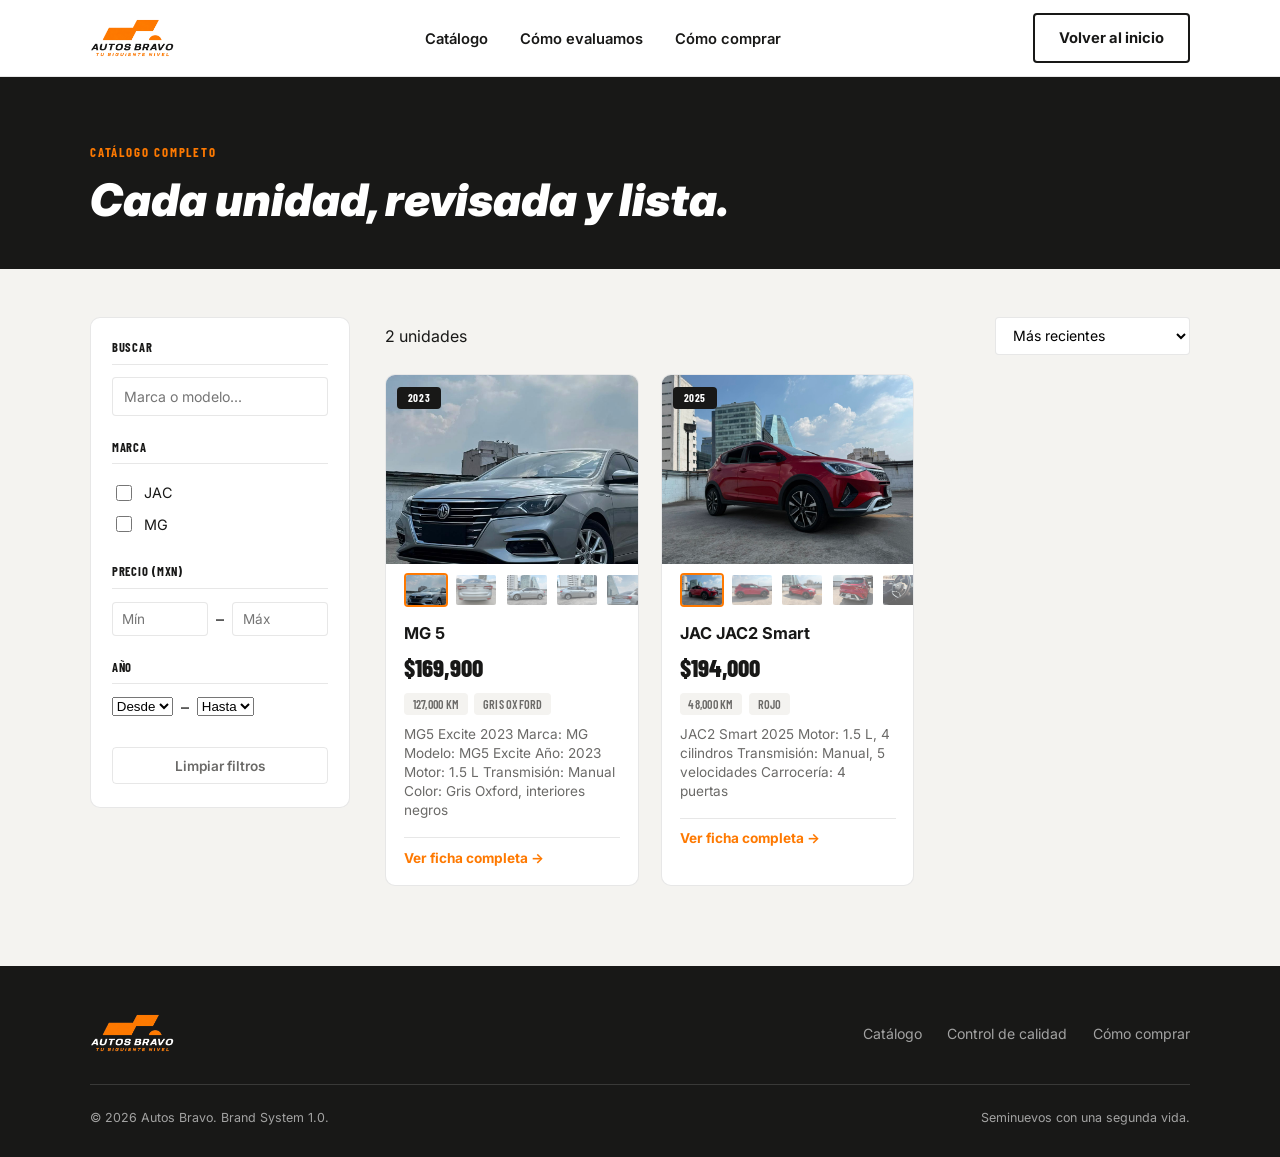
<file: catalogo.html>
<!DOCTYPE html>
<html lang="es">
<head>
<meta charset="UTF-8" />
<meta name="viewport" content="width=device-width, initial-scale=1.0" />
<title>Catálogo — Autos Bravo</title>
<meta name="description" content="Explora el catálogo de seminuevos de Autos Bravo. Todas las unidades pasan por 120 puntos de revisión." />
<link rel="preconnect" href="https://fonts.googleapis.com">
<link rel="preconnect" href="https://fonts.gstatic.com" crossorigin>
<link href="https://fonts.googleapis.com/css2?family=Barlow+Condensed:ital,wght@0,600;0,700;0,800;1,700&family=Inter:ital,wght@0,400;0,500;0,600;0,700;0,800;1,700;1,800;1,900&display=swap" rel="stylesheet">
<link rel="stylesheet" href="estilos.css">
</head>
<body>

<header class="site-header">
  <div class="wrap">
    <a href="index.html" class="logo" aria-label="Autos Bravo — inicio">
      <img src="logo.png" alt="Autos Bravo — Tu siguiente nivel" class="logo-img">
    </a>
    <ul class="nav-links">
      <li><a href="catalogo.html">Catálogo</a></li>
      <li><a href="index.html#certificado">Cómo evaluamos</a></li>
      <li><a href="index.html#proceso">Cómo comprar</a></li>
    </ul>
    <a href="index.html" class="btn btn--outline">Volver al inicio</a>
  </div>
</header>

<section class="catalogo-header">
  <div class="wrap">
    <p class="eyebrow eyebrow--onDark">Catálogo completo</p>
    <h1>Cada unidad, revisada y lista.</h1>
  </div>
</section>

<section class="catalogo-grid-section">
  <div class="wrap catalogo-layout">

    <aside class="filtros-sidebar">
      <div class="filtro-grupo">
        <h4>Buscar</h4>
        <input type="text" id="f-texto" placeholder="Marca o modelo..." style="width:100%;padding:.6rem .7rem;border:1px solid var(--line);border-radius:4px;font-family:var(--f-body);font-size:.88rem;" />
      </div>

      <div class="filtro-grupo">
        <h4>Marca</h4>
        <div id="f-marcas"><!-- checkboxes generados por JS --></div>
      </div>

      <div class="filtro-grupo">
        <h4>Precio (MXN)</h4>
        <div class="rango-inputs">
          <input type="number" id="f-precio-min" placeholder="Mín" min="0" step="1000" />
          <span>–</span>
          <input type="number" id="f-precio-max" placeholder="Máx" min="0" step="1000" />
        </div>
      </div>

      <div class="filtro-grupo">
        <h4>Año</h4>
        <div class="rango-inputs">
          <select id="f-anio-min"><option value="">Desde</option></select>
          <span>–</span>
          <select id="f-anio-max"><option value="">Hasta</option></select>
        </div>
      </div>

      <button class="btn-limpiar" id="btn-limpiar">Limpiar filtros</button>
    </aside>

    <div>
      <div class="catalogo-toolbar">
        <span class="contador" id="contador"></span>
        <select id="f-orden">
          <option value="reciente">Más recientes</option>
          <option value="precio-asc">Precio: menor a mayor</option>
          <option value="precio-desc">Precio: mayor a menor</option>
          <option value="km-asc">Menor kilometraje</option>
        </select>
      </div>
      <div class="grid-autos grid-autos--marketplace" id="grid-catalogo"></div>
    </div>

  </div>
</section>

<footer class="site-footer">
  <div class="wrap">
    <div class="footer-top">
      <a href="index.html" class="logo logo--onDark">
        <img src="logo-light.png" alt="Autos Bravo — Tu siguiente nivel" class="logo-img">
      </a>
      <ul class="footer-nav">
        <li><a href="catalogo.html">Catálogo</a></li>
        <li><a href="index.html#certificado">Control de calidad</a></li>
        <li><a href="index.html#proceso">Cómo comprar</a></li>
      </ul>
    </div>
    <div class="footer-bottom">
      <span>© 2026 Autos Bravo. Brand System 1.0.</span>
      <span>Seminuevos con una segunda vida.</span>
    </div>
  </div>
</footer>

<script>
  const fmtMXN = (n) => "$" + Number(n).toLocaleString("es-MX");
  let TODOS = [];

  function cambiarFotoPrincipal(event, cardId, nuevaSrc, miniaturaEl) {
    event.stopPropagation();
    event.preventDefault();
    const main = document.getElementById(`${cardId}-main`);
    if (main) main.src = nuevaSrc;
    miniaturaEl.parentElement.querySelectorAll(".mini-foto").forEach((m) => m.classList.remove("activa"));
    miniaturaEl.classList.add("activa");
  }

  function tarjetaAuto(a, idx) {
    const fotos = (a.fotos && a.fotos.length) ? a.fotos : (a.foto ? [a.foto] : []);
    const cardId = `card-${idx}`;
    const fotoPrincipal = fotos.length
      ? `<img id="${cardId}-main" src="${fotos[0]}" alt="${a.marca} ${a.modelo}" loading="lazy" />`
      : `<div class="sin-foto">Sin foto</div>`;
    const miniaturas = fotos.length > 1
      ? `<div class="mini-fotos">${fotos.map((f, i) => `<img src="${f}" class="mini-foto${i === 0 ? " activa" : ""}" onclick="cambiarFotoPrincipal(event, '${cardId}', '${f}', this)" />`).join("")}</div>`
      : "";
    return `
      <a href="auto.html?id=${a.id}" class="auto-card">
        <div class="foto-wrap">
          ${fotoPrincipal}
          <span class="badge-nuevo">${a.anio || ""}</span>
        </div>
        ${miniaturas}
        <div class="info">
          <div class="marca-modelo">${a.marca} ${a.modelo}</div>
          <div class="precio">${fmtMXN(a.precio)}</div>
          <div class="chips">
            <span class="chip">${a.kilometraje ? a.kilometraje.toLocaleString("es-MX") + " km" : "S/D"}</span>
            <span class="chip">${a.color || "S/D"}</span>
          </div>
          <p class="desc">${a.descripcion || ""}</p>
          <span class="ver-btn">Ver ficha completa →</span>
        </div>
      </a>`;
  }

  function pintar(lista) {
    const grid = document.getElementById("grid-catalogo");
    const contador = document.getElementById("contador");
    if (lista.length === 0) {
      grid.innerHTML = `
        <div class="empty-state">
          <strong>No encontramos autos con esos filtros.</strong>
          Prueba quitando algún filtro o vuelve más tarde — el catálogo se actualiza seguido.
        </div>`;
      contador.textContent = "0 unidades";
      return;
    }
    grid.innerHTML = lista.map((a, idx) => tarjetaAuto(a, idx)).join("");
    contador.textContent = `${lista.length} ${lista.length === 1 ? "unidad" : "unidades"}`;
  }

  function marcasSeleccionadas() {
    return [...document.querySelectorAll("#f-marcas input:checked")].map((el) => el.value);
  }

  function aplicarFiltros() {
    const texto = document.getElementById("f-texto").value.trim().toLowerCase();
    const marcas = marcasSeleccionadas();
    const precioMin = parseFloat(document.getElementById("f-precio-min").value) || null;
    const precioMax = parseFloat(document.getElementById("f-precio-max").value) || null;
    const anioMin = parseFloat(document.getElementById("f-anio-min").value) || null;
    const anioMax = parseFloat(document.getElementById("f-anio-max").value) || null;
    const orden = document.getElementById("f-orden").value;

    let lista = TODOS.filter((a) => a.disponible !== false);

    if (texto) {
      lista = lista.filter((a) =>
        `${a.marca} ${a.modelo}`.toLowerCase().includes(texto)
      );
    }
    if (marcas.length > 0) lista = lista.filter((a) => marcas.includes(a.marca));
    if (precioMin !== null) lista = lista.filter((a) => a.precio >= precioMin);
    if (precioMax !== null) lista = lista.filter((a) => a.precio <= precioMax);
    if (anioMin !== null) lista = lista.filter((a) => (a.anio || 0) >= anioMin);
    if (anioMax !== null) lista = lista.filter((a) => (a.anio || 0) <= anioMax);

    if (orden === "precio-asc") lista.sort((a, b) => a.precio - b.precio);
    else if (orden === "precio-desc") lista.sort((a, b) => b.precio - a.precio);
    else if (orden === "km-asc") lista.sort((a, b) => (a.kilometraje || 0) - (b.kilometraje || 0));

    pintar(lista);
  }

  function limpiarFiltros() {
    document.getElementById("f-texto").value = "";
    document.getElementById("f-precio-min").value = "";
    document.getElementById("f-precio-max").value = "";
    document.getElementById("f-anio-min").value = "";
    document.getElementById("f-anio-max").value = "";
    document.querySelectorAll("#f-marcas input").forEach((el) => (el.checked = false));
    aplicarFiltros();
  }

  ["f-texto", "f-precio-min", "f-precio-max"].forEach((id) => {
    document.getElementById(id).addEventListener("input", aplicarFiltros);
  });
  ["f-anio-min", "f-anio-max"].forEach((id) => {
    document.getElementById(id).addEventListener("change", aplicarFiltros);
  });
  document.getElementById("f-orden").addEventListener("change", aplicarFiltros);
  document.getElementById("btn-limpiar").addEventListener("click", limpiarFiltros);

  // Llenamos los selects de año con un rango fijo (año actual + 1, hacia atrás)
  (function poblarAnios() {
    const anioActual = new Date().getFullYear();
    const selMin = document.getElementById("f-anio-min");
    const selMax = document.getElementById("f-anio-max");
    for (let y = anioActual + 1; y >= 1990; y--) {
      selMin.insertAdjacentHTML("beforeend", `<option value="${y}">${y}</option>`);
      selMax.insertAdjacentHTML("beforeend", `<option value="${y}">${y}</option>`);
    }
  })();

  fetch("data/autos.json?_=" + Date.now())
    .then((r) => r.json())
    .then((autos) => {
      TODOS = autos;
      const marcas = [...new Set(autos.map((a) => a.marca))].sort();
      const cont = document.getElementById("f-marcas");

      const params = new URLSearchParams(window.location.search);
      const marcaUrl = params.get("marca");
      const qUrl = params.get("q");
      if (qUrl) document.getElementById("f-texto").value = qUrl;

      marcas.forEach((m) => {
        const id = "marca-" + m.replace(/\s+/g, "-");
        const label = document.createElement("label");
        label.className = "check-item";
        label.innerHTML = `<input type="checkbox" value="${m}" id="${id}" ${m === marcaUrl ? "checked" : ""}/> ${m}`;
        cont.appendChild(label);
      });

      aplicarFiltros();
    })
    .catch(() => {
      document.getElementById("grid-catalogo").innerHTML =
        `<div class="empty-state"><strong>No pudimos cargar el catálogo.</strong> Intenta recargar la página.</div>`;
    });
</script>

</body>
</html>
</file>
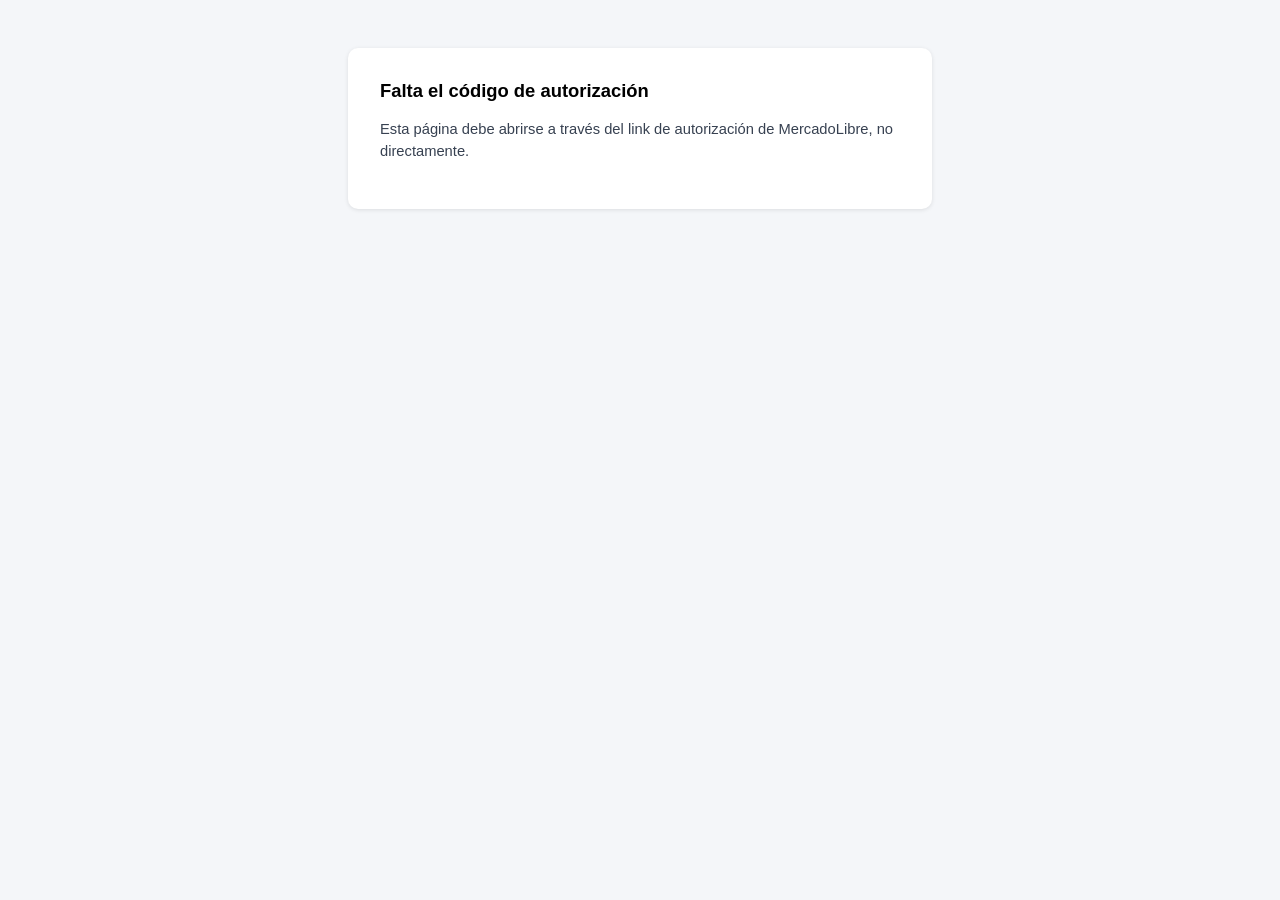
<file: ml-callback.html>
<!DOCTYPE html>
<html lang="es">
<head>
<meta charset="UTF-8" />
<meta name="viewport" content="width=device-width, initial-scale=1.0" />
<title>Conectar MercadoLibre — Autos Bravo</title>
<style>
  body { font-family: -apple-system, "Segoe UI", Roboto, sans-serif; background: #f4f6f9; margin: 0; }
  .wrap { max-width: 520px; margin: 3rem auto; background: white; padding: 2rem; border-radius: 10px; box-shadow: 0 1px 4px rgba(0,0,0,0.1); }
  h1 { font-size: 1.15rem; margin: 0 0 1rem; }
  p { color: #374151; font-size: .92rem; line-height: 1.5; }
  .campo { margin: 1.2rem 0; }
  .campo label { display: block; font-size: .8rem; color: #6b7280; margin-bottom: .3rem; }
  .valor { display: flex; gap: .5rem; }
  .valor input { flex: 1; padding: .6rem .7rem; border: 1px solid #d1d5db; border-radius: 6px; font-family: monospace; font-size: .85rem; }
  .valor button { padding: .6rem 1rem; border: none; border-radius: 6px; background: #1a3c6e; color: white; cursor: pointer; font-size: .85rem; }
  .ok { color: #15803d; }
  .error { color: #b91c1c; }
  .aviso { background: #fff7ed; border: 1px solid #fed7aa; padding: 1rem; border-radius: 8px; font-size: .85rem; margin-top: 1rem; }
</style>
</head>
<body>
<div class="wrap">
  <h1 id="titulo">Conectando con MercadoLibre...</h1>
  <p id="estado">Un momento, estamos intercambiando el código de autorización.</p>

  <div id="resultado" style="display:none;">
    <p class="ok">✅ Conexión exitosa. Copia este valor y guárdalo como variable de entorno en Netlify:</p>
    <div class="campo">
      <label>ML_REFRESH_TOKEN</label>
      <div class="valor">
        <input type="text" id="refresh-token" readonly />
        <button onclick="copiar()">Copiar</button>
      </div>
    </div>
    <div class="aviso">
      Ve a Netlify → Environment variables → agrega <code>ML_REFRESH_TOKEN</code> con este valor (márcalo como "secret"), guarda y haz un redeploy. Con eso, el botón "Publicar en ML" del panel ya podrá funcionar.
    </div>
  </div>

  <p id="error-msg" class="error" style="display:none;"></p>
</div>

<script>
  const params = new URLSearchParams(window.location.search);
  const code = params.get("code");
  const redirectUri = window.location.origin + window.location.pathname;

  async function intercambiar() {
    if (!code) {
      document.getElementById("titulo").textContent = "Falta el código de autorización";
      document.getElementById("estado").textContent =
        "Esta página debe abrirse a través del link de autorización de MercadoLibre, no directamente.";
      return;
    }

    try {
      const res = await fetch("/api/ml-exchange-token", {
        method: "POST",
        headers: { "Content-Type": "application/json" },
        body: JSON.stringify({ code, redirectUri }),
      });
      const data = await res.json();
      if (!res.ok) throw new Error(JSON.stringify(data.error));

      document.getElementById("titulo").textContent = "¡Listo!";
      document.getElementById("estado").textContent = "";
      document.getElementById("refresh-token").value = data.refresh_token;
      document.getElementById("resultado").style.display = "block";
    } catch (err) {
      document.getElementById("titulo").textContent = "Error al conectar";
      document.getElementById("error-msg").style.display = "block";
      document.getElementById("error-msg").textContent = "❌ " + err.message;
    }
  }

  function copiar() {
    const input = document.getElementById("refresh-token");
    input.select();
    navigator.clipboard.writeText(input.value);
    alert("Copiado al portapapeles.");
  }

  intercambiar();
</script>
</body>
</html>
</file>
<file: estilos.css>
/* ==========================================================================
   AUTOS BRAVO — Design tokens (Brand System 1.0)
   ========================================================================== */

:root {
  /* Paleta oficial */
  --bravo-orange: #FE7901;
  --carbon: #181817;
  --white: #FFFFFF;
  --warm-gray: #F4F3F0;
  --road-gray: #6B6A68;

  /* Derivados */
  --carbon-soft: #26251f;
  --orange-soft: #ffe6d1;
  --line: rgba(24, 24, 23, 0.1);
  --line-on-dark: rgba(255, 255, 255, 0.14);

  /* Tipografía */
  --f-display: "Inter", sans-serif;      /* titulares — usar 900 italic */
  --f-body: "Inter", sans-serif;          /* cuerpo / UI */
  --f-data: "Barlow Condensed", sans-serif; /* specs / datos compactos */

  /* Espaciado */
  --radius: 4px;
  --container: 1180px;
}

* { box-sizing: border-box; }

html { scroll-behavior: smooth; }

body {
  margin: 0;
  font-family: var(--f-body);
  color: var(--carbon);
  background: var(--white);
  -webkit-font-smoothing: antialiased;
}

img { max-width: 100%; display: block; }

a { color: inherit; text-decoration: none; }

.wrap {
  max-width: var(--container);
  margin: 0 auto;
  padding: 0 clamp(1.25rem, 4vw, 2.5rem);
}

/* Enfoque visible de teclado, en toda la marca */
a:focus-visible,
button:focus-visible,
input:focus-visible,
select:focus-visible {
  outline: 3px solid var(--bravo-orange);
  outline-offset: 2px;
}

@media (prefers-reduced-motion: reduce) {
  * { animation-duration: 0.001ms !important; animation-iteration-count: 1 !important; transition-duration: 0.001ms !important; scroll-behavior: auto !important; }
}

/* ==========================================================================
   Eyebrow / etiquetas
   ========================================================================== */
.eyebrow {
  font-family: var(--f-data);
  font-weight: 700;
  letter-spacing: 0.14em;
  text-transform: uppercase;
  font-size: 0.8rem;
  color: var(--bravo-orange);
}

.eyebrow--dark { color: var(--carbon); }
.eyebrow--onDark { color: var(--bravo-orange); }

.rule {
  width: 46px;
  height: 5px;
  background: var(--bravo-orange);
  border-radius: 2px;
  margin: 0.9rem 0 1.4rem;
}

/* ==========================================================================
   Logo (SVG + wordmark recreados del brandbook, sin assets externos)
   ========================================================================== */
.logo { display: inline-flex; align-items: center; }
.logo-img { height: 38px; width: auto; display: block; }

/* ==========================================================================
   Header / navegación
   ========================================================================== */
.site-header {
  position: sticky;
  top: 0;
  z-index: 40;
  background: rgba(255, 255, 255, 0.92);
  backdrop-filter: blur(6px);
  border-bottom: 1px solid var(--line);
}
.site-header .wrap {
  display: flex;
  align-items: center;
  justify-content: space-between;
  height: 76px;
}
.nav-links {
  display: flex;
  align-items: center;
  gap: 2rem;
  list-style: none;
  margin: 0;
  padding: 0;
}
.nav-links a {
  font-size: 0.92rem;
  font-weight: 600;
  color: var(--carbon);
}
.nav-links a:hover { color: var(--bravo-orange); }

.btn {
  display: inline-flex;
  align-items: center;
  justify-content: center;
  gap: 0.5rem;
  font-family: var(--f-body);
  font-weight: 700;
  font-size: 0.92rem;
  padding: 0.85rem 1.5rem;
  border-radius: var(--radius);
  border: 2px solid transparent;
  cursor: pointer;
  transition: transform 0.15s ease, background 0.15s ease, color 0.15s ease, border-color 0.15s ease;
}
.btn:hover { transform: translateY(-1px); }
.btn--primary { background: var(--bravo-orange); color: var(--white); }
.btn--primary:hover { background: #e56c00; }
.btn--dark { background: var(--carbon); color: var(--white); }
.btn--dark:hover { background: #000; }
.btn--outline { background: transparent; color: var(--carbon); border-color: var(--carbon); }
.btn--outline:hover { background: var(--carbon); color: var(--white); }
.btn--outline-light { background: transparent; color: var(--white); border-color: var(--line-on-dark); }
.btn--outline-light:hover { background: var(--white); color: var(--carbon); }

/* ==========================================================================
   Hero
   ========================================================================== */
.hero {
  position: relative;
  background: var(--carbon);
  color: var(--white);
  overflow: hidden;
  padding: clamp(3.5rem, 9vw, 7rem) 0 clamp(3rem, 7vw, 5rem);
}
.hero-shape {
  position: absolute;
  top: -12%;
  right: -8%;
  width: min(720px, 60vw);
  opacity: 0.9;
  pointer-events: none;
}
.hero-content { position: relative; z-index: 2; max-width: 760px; }
.hero h1 {
  font-family: var(--f-display);
  font-style: italic;
  font-weight: 900;
  letter-spacing: -0.01em;
  font-size: clamp(2.6rem, 6.4vw, 4.6rem);
  line-height: 1.03;
  margin: 0 0 1.3rem;
}
.hero h1 .accent { color: var(--bravo-orange); }
.hero p.lede {
  font-size: clamp(1.02rem, 1.6vw, 1.2rem);
  color: rgba(255, 255, 255, 0.75);
  max-width: 560px;
  margin: 0 0 2.2rem;
}
.hero-actions { display: flex; gap: 1rem; flex-wrap: wrap; }

/* ==========================================================================
   Certificado de calidad — pieza distintiva de marca
   ========================================================================== */
.certificado-section { background: var(--white); padding: clamp(3.5rem, 7vw, 6rem) 0; }
.certificado-grid {
  display: grid;
  grid-template-columns: 1.05fr 1fr;
  gap: clamp(2rem, 5vw, 4rem);
  align-items: center;
}
.certificado-copy h2 {
  font-family: var(--f-body);
  font-weight: 800;
  font-size: clamp(1.7rem, 3.2vw, 2.4rem);
  letter-spacing: -0.01em;
  margin: 0 0 1rem;
}
.certificado-copy p { color: var(--road-gray); font-size: 1.02rem; line-height: 1.6; margin: 0 0 1.6rem; max-width: 480px; }
.stat-row { display: flex; gap: 2.5rem; margin-top: 1.8rem; }
.stat-num {
  font-family: var(--f-data);
  font-weight: 800;
  font-size: 2.6rem;
  color: var(--bravo-orange);
  line-height: 1;
}
.stat-label { font-size: 0.82rem; color: var(--road-gray); max-width: 130px; margin-top: 0.35rem; }

.certificado-card {
  background: var(--carbon);
  border-radius: 10px;
  overflow: hidden;
  box-shadow: 0 24px 60px -20px rgba(24, 24, 23, 0.45);
}
.certificado-head {
  display: flex;
  justify-content: space-between;
  align-items: center;
  padding: 1.1rem 1.4rem;
  background: #0f0f0e;
}
.certificado-head span:first-child {
  font-family: var(--f-data);
  font-weight: 700;
  letter-spacing: 0.08em;
  text-transform: uppercase;
  font-size: 0.72rem;
  color: rgba(255, 255, 255, 0.65);
}
.badge-aprobado {
  background: var(--bravo-orange);
  color: var(--white);
  font-family: var(--f-data);
  font-weight: 700;
  font-size: 0.72rem;
  letter-spacing: 0.08em;
  padding: 0.3rem 0.7rem;
  border-radius: 999px;
}
.certificado-body { padding: 1.6rem 1.4rem 1.9rem; color: var(--white); }
.certificado-body h3 { margin: 0 0 0.3rem; font-size: 1.15rem; font-weight: 800; }
.certificado-id { font-family: var(--f-data); font-size: 0.78rem; color: var(--bravo-orange); letter-spacing: 0.05em; margin: 0 0 1.3rem; }
.checklist { display: grid; grid-template-columns: 1fr 1fr; gap: 0.9rem 1.5rem; margin: 0 0 1.4rem; padding: 0; list-style: none; }
.checklist li {
  display: flex;
  align-items: center;
  gap: 0.55rem;
  font-size: 0.9rem;
  opacity: 0;
  transform: translateY(6px);
  animation: tick-in 0.5s ease forwards;
}
.checklist li .ok {
  width: 18px; height: 18px; border-radius: 50%;
  background: var(--bravo-orange);
  color: var(--carbon);
  display: inline-flex; align-items: center; justify-content: center;
  font-size: 0.7rem; font-weight: 900; flex-shrink: 0;
}
@keyframes tick-in { to { opacity: 1; transform: translateY(0); } }
.certificado-result {
  border-top: 1px solid var(--line-on-dark);
  padding-top: 1.1rem;
}
.certificado-result .eyebrow { font-size: 0.7rem; }
.certificado-result p {
  font-family: var(--f-display);
  font-style: italic;
  font-weight: 800;
  font-size: 1.15rem;
  margin: 0.3rem 0 0;
}

/* ==========================================================================
   Tarjetas de auto (mismo lenguaje visual que sus templates de redes)
   ========================================================================== */
.destacados { background: var(--warm-gray); padding: clamp(3.5rem, 7vw, 6rem) 0; }
.section-head {
  display: flex;
  justify-content: space-between;
  align-items: flex-end;
  gap: 1.5rem;
  margin-bottom: 2.2rem;
  flex-wrap: wrap;
}
.section-head h2 {
  font-family: var(--f-body);
  font-weight: 800;
  font-size: clamp(1.6rem, 3vw, 2.2rem);
  margin: 0.4rem 0 0;
  letter-spacing: -0.01em;
}

.grid-autos {
  display: grid;
  grid-template-columns: repeat(auto-fill, minmax(270px, 1fr));
  gap: 1.4rem;
}

.auto-card {
  background: var(--white);
  border: 1px solid var(--line);
  border-radius: 10px;
  overflow: hidden;
  color: var(--carbon);
  display: flex;
  flex-direction: column;
  transition: transform 0.18s ease, box-shadow 0.18s ease, border-color 0.18s ease;
}
.auto-card:hover {
  transform: translateY(-3px);
  box-shadow: 0 18px 34px -18px rgba(24,24,23,0.28);
  border-color: transparent;
}
.auto-card .foto-wrap {
  position: relative;
  aspect-ratio: 4 / 3;
  background: var(--warm-gray);
  overflow: hidden;
}
.auto-card .foto-wrap img {
  width: 100%;
  height: 100%;
  object-fit: cover;
  transition: transform 0.35s ease;
}
.auto-card:hover .foto-wrap img { transform: scale(1.045); }
.auto-card .foto-wrap .sin-foto {
  position: absolute; inset: 0;
  display: flex; align-items: center; justify-content: center;
  color: var(--road-gray);
  font-family: var(--f-data); text-transform: uppercase; letter-spacing: 0.1em; font-size: 0.8rem;
}
.badge-nuevo {
  position: absolute; top: 0.7rem; left: 0.7rem;
  background: var(--carbon); color: var(--white);
  font-family: var(--f-data); font-weight: 700; letter-spacing: 0.06em;
  font-size: 0.68rem; text-transform: uppercase;
  padding: 0.3rem 0.65rem; border-radius: 4px;
}
.badge-nuevo--orange { background: var(--bravo-orange); }
.auto-card .info { padding: 1rem 1.1rem 1.2rem; display: flex; flex-direction: column; gap: 0.4rem; flex-grow: 1; }
.auto-card .marca-modelo {
  font-family: var(--f-body);
  font-weight: 700;
  font-size: 1.02rem;
  line-height: 1.25;
  color: var(--carbon);
}
.auto-card .precio {
  font-family: var(--f-data);
  font-weight: 800;
  font-size: 1.55rem;
  color: var(--carbon);
  margin-top: 0.1rem;
}
.auto-card .chips {
  display: flex;
  flex-wrap: wrap;
  gap: 0.4rem;
  margin-top: 0.3rem;
}
.auto-card .chip {
  font-family: var(--f-data);
  font-size: 0.76rem;
  font-weight: 600;
  letter-spacing: 0.02em;
  text-transform: uppercase;
  color: var(--road-gray);
  background: var(--warm-gray);
  padding: 0.25rem 0.55rem;
  border-radius: 4px;
}
.auto-card .desc {
  font-size: 0.85rem;
  color: var(--road-gray);
  line-height: 1.4;
  margin: 0.2rem 0 0;
}
.auto-card .ver-btn {
  margin-top: auto;
  padding-top: 0.8rem;
  font-family: var(--f-body);
  font-weight: 700;
  font-size: 0.85rem;
  color: var(--bravo-orange);
  display: flex; align-items: center; gap: 0.4rem;
  border-top: 1px solid var(--line);
  margin-top: 0.7rem;
  padding-top: 0.7rem;
}
.auto-card .ver-btn:hover { color: var(--carbon); }

.mini-fotos {
  display: flex;
  gap: 0.4rem;
  padding: 0.6rem 1.1rem 0;
  overflow-x: auto;
}
.mini-foto {
  width: 44px; height: 34px;
  object-fit: cover;
  border-radius: 4px;
  cursor: pointer;
  opacity: 0.6;
  border: 2px solid transparent;
  transition: opacity 0.15s ease, border-color 0.15s ease;
  flex-shrink: 0;
}
.mini-foto:hover { opacity: 0.9; }
.mini-foto.activa { opacity: 1; border-color: var(--bravo-orange); }

/* ==========================================================================
   Buscador en el hero (estilo marketplace)
   ========================================================================== */
.hero-buscador {
  display: flex;
  gap: 0.6rem;
  background: var(--white);
  padding: 0.5rem;
  border-radius: 8px;
  max-width: 560px;
  margin: 0 0 1.6rem;
  box-shadow: 0 20px 40px -20px rgba(0,0,0,0.5);
}
.hero-buscador input {
  flex: 1;
  border: none;
  outline: none;
  padding: 0.75rem 0.9rem;
  font-family: var(--f-body);
  font-size: 0.95rem;
  color: var(--carbon);
  background: transparent;
}
.hero-chips { display: flex; gap: 0.6rem; flex-wrap: wrap; margin-bottom: 2rem; }
.hero-chips a {
  font-family: var(--f-data);
  font-size: 0.78rem;
  font-weight: 600;
  letter-spacing: 0.04em;
  text-transform: uppercase;
  color: rgba(255,255,255,0.8);
  border: 1px solid var(--line-on-dark);
  padding: 0.45rem 0.9rem;
  border-radius: 999px;
  transition: background 0.15s ease, color 0.15s ease, border-color 0.15s ease;
}
.hero-chips a:hover { background: var(--bravo-orange); border-color: var(--bravo-orange); color: var(--white); }

/* ==========================================================================
   Catálogo — layout con sidebar de filtros (estilo marketplace)
   ========================================================================== */
.catalogo-layout {
  display: grid;
  grid-template-columns: 260px 1fr;
  gap: 2.2rem;
  align-items: start;
}
.filtros-sidebar {
  background: var(--white);
  border: 1px solid var(--line);
  border-radius: 10px;
  padding: 1.4rem 1.3rem;
  position: sticky;
  top: 96px;
}
.filtro-grupo { margin-bottom: 1.5rem; }
.filtro-grupo:last-child { margin-bottom: 0; }
.filtro-grupo h4 {
  font-family: var(--f-data);
  font-weight: 700;
  letter-spacing: 0.06em;
  text-transform: uppercase;
  font-size: 0.78rem;
  color: var(--carbon);
  margin: 0 0 0.8rem;
  padding-bottom: 0.6rem;
  border-bottom: 1px solid var(--line);
}
.check-item {
  display: flex;
  align-items: center;
  gap: 0.55rem;
  font-size: 0.9rem;
  padding: 0.3rem 0;
  cursor: pointer;
  color: var(--carbon);
}
.check-item input { accent-color: var(--bravo-orange); width: 16px; height: 16px; }
.rango-inputs { display: flex; align-items: center; gap: 0.5rem; }
.rango-inputs input {
  width: 100%;
  font-family: var(--f-body);
  font-size: 0.85rem;
  padding: 0.5rem 0.6rem;
  border: 1px solid var(--line);
  border-radius: 4px;
}
.btn-limpiar {
  width: 100%;
  margin-top: 0.4rem;
  background: transparent;
  border: 1px solid var(--line);
  color: var(--road-gray);
  font-family: var(--f-body);
  font-weight: 600;
  font-size: 0.85rem;
  padding: 0.6rem;
  border-radius: 4px;
  cursor: pointer;
}
.btn-limpiar:hover { border-color: var(--carbon); color: var(--carbon); }

.catalogo-toolbar {
  display: flex;
  justify-content: space-between;
  align-items: center;
  margin-bottom: 1.2rem;
  flex-wrap: wrap;
  gap: 0.8rem;
}
.catalogo-toolbar select {
  font-family: var(--f-body);
  font-size: 0.88rem;
  padding: 0.55rem 0.8rem;
  border: 1px solid var(--line);
  border-radius: 4px;
  background: var(--white);
}
.grid-autos--marketplace {
  grid-template-columns: repeat(auto-fill, minmax(240px, 1fr));
}

.empty-state {
  grid-column: 1 / -1;
  text-align: center;
  padding: 3.5rem 1.5rem;
  background: var(--white);
  border: 1px dashed var(--line);
  border-radius: 8px;
  color: var(--road-gray);
}
.empty-state strong { display: block; color: var(--carbon); font-size: 1.05rem; margin-bottom: 0.4rem; }

/* ==========================================================================
   Cómo funciona
   ========================================================================== */
.proceso { padding: clamp(3.5rem, 7vw, 6rem) 0; background: var(--white); }
.proceso-grid {
  display: grid;
  grid-template-columns: repeat(3, 1fr);
  gap: 2rem;
  margin-top: 2.4rem;
}
.paso { border-top: 3px solid var(--carbon); padding-top: 1.2rem; }
.paso .num { font-family: var(--f-data); font-weight: 800; color: var(--bravo-orange); font-size: 1.6rem; }
.paso h3 { font-size: 1.05rem; margin: 0.5rem 0 0.5rem; }
.paso p { color: var(--road-gray); font-size: 0.94rem; line-height: 1.55; margin: 0; }

/* ==========================================================================
   CTA final
   ========================================================================== */
.cta-final {
  background: var(--bravo-orange);
  color: var(--white);
  padding: clamp(3rem, 6vw, 4.5rem) 0;
  text-align: center;
}
.cta-final h2 {
  font-family: var(--f-display);
  font-style: italic;
  font-weight: 900;
  font-size: clamp(1.8rem, 4vw, 2.6rem);
  margin: 0 0 1.4rem;
}
.cta-final .btn--dark:hover { background: var(--white); color: var(--carbon); }

/* ==========================================================================
   Footer
   ========================================================================== */
.site-footer { background: var(--carbon); color: rgba(255,255,255,0.6); padding: 3rem 0 2rem; }
.footer-top {
  display: flex; justify-content: space-between; align-items: center;
  flex-wrap: wrap; gap: 1.5rem;
  padding-bottom: 2rem; margin-bottom: 1.6rem;
  border-bottom: 1px solid var(--line-on-dark);
}
.footer-nav { display: flex; gap: 1.6rem; list-style: none; margin: 0; padding: 0; flex-wrap: wrap; }
.footer-nav a { font-size: 0.88rem; }
.footer-nav a:hover { color: var(--white); }
.footer-bottom { display: flex; justify-content: space-between; flex-wrap: wrap; gap: 0.8rem; font-size: 0.78rem; }

/* ==========================================================================
   Catálogo — filtros
   ========================================================================== */
.catalogo-header {
  background: var(--carbon);
  color: var(--white);
  padding: clamp(2.4rem, 5vw, 3.4rem) 0 clamp(2rem, 4vw, 2.6rem);
}
.catalogo-header h1 {
  font-family: var(--f-display);
  font-style: italic;
  font-weight: 900;
  font-size: clamp(1.9rem, 4.2vw, 2.8rem);
  margin: 0.4rem 0 0;
}
.catalogo-grid-section { padding: clamp(2rem, 5vw, 3rem) 0 clamp(3.5rem, 7vw, 5rem); background: var(--warm-gray); }

/* ==========================================================================
   Responsive
   ========================================================================== */
@media (max-width: 900px) {
  .nav-links { display: none; }
  .certificado-grid { grid-template-columns: 1fr; }
  .proceso-grid { grid-template-columns: 1fr; gap: 1.6rem; }
  .catalogo-layout { grid-template-columns: 1fr; }
  .filtros-sidebar { position: static; }
}
</file>
